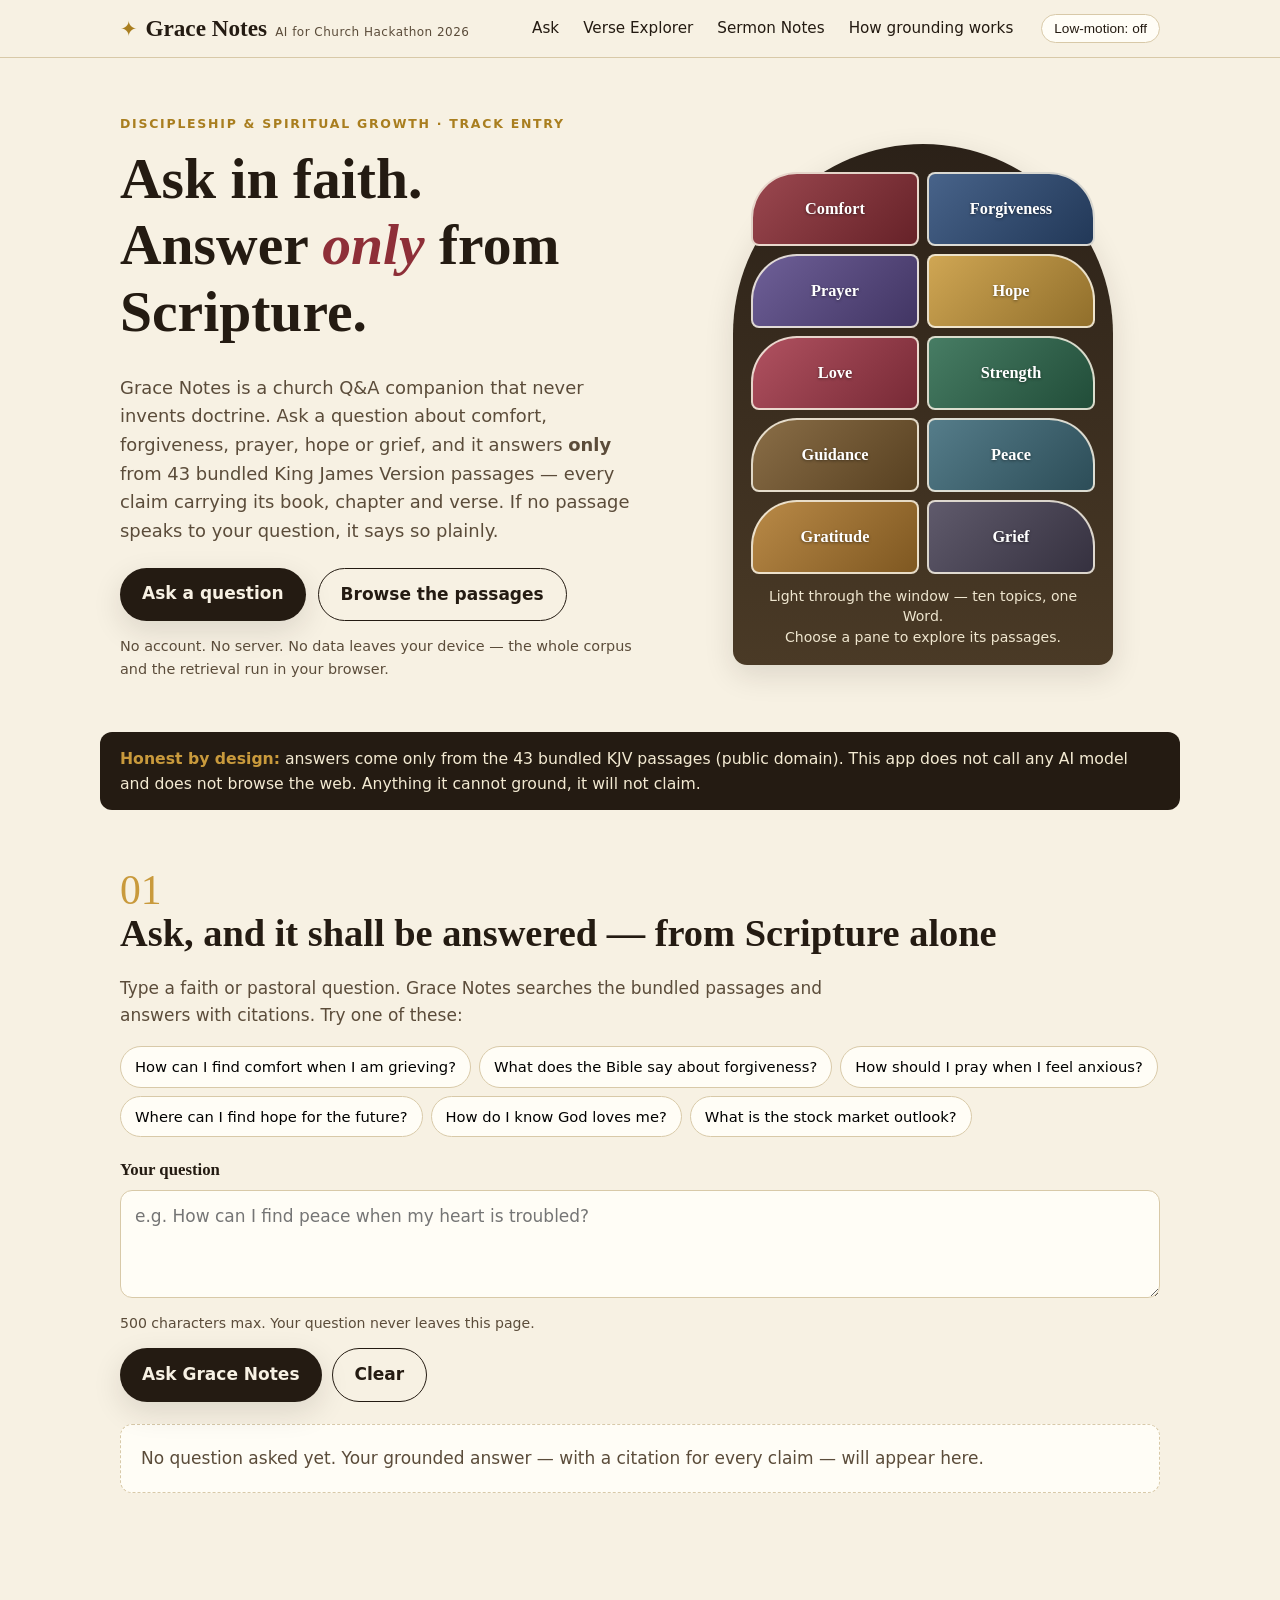
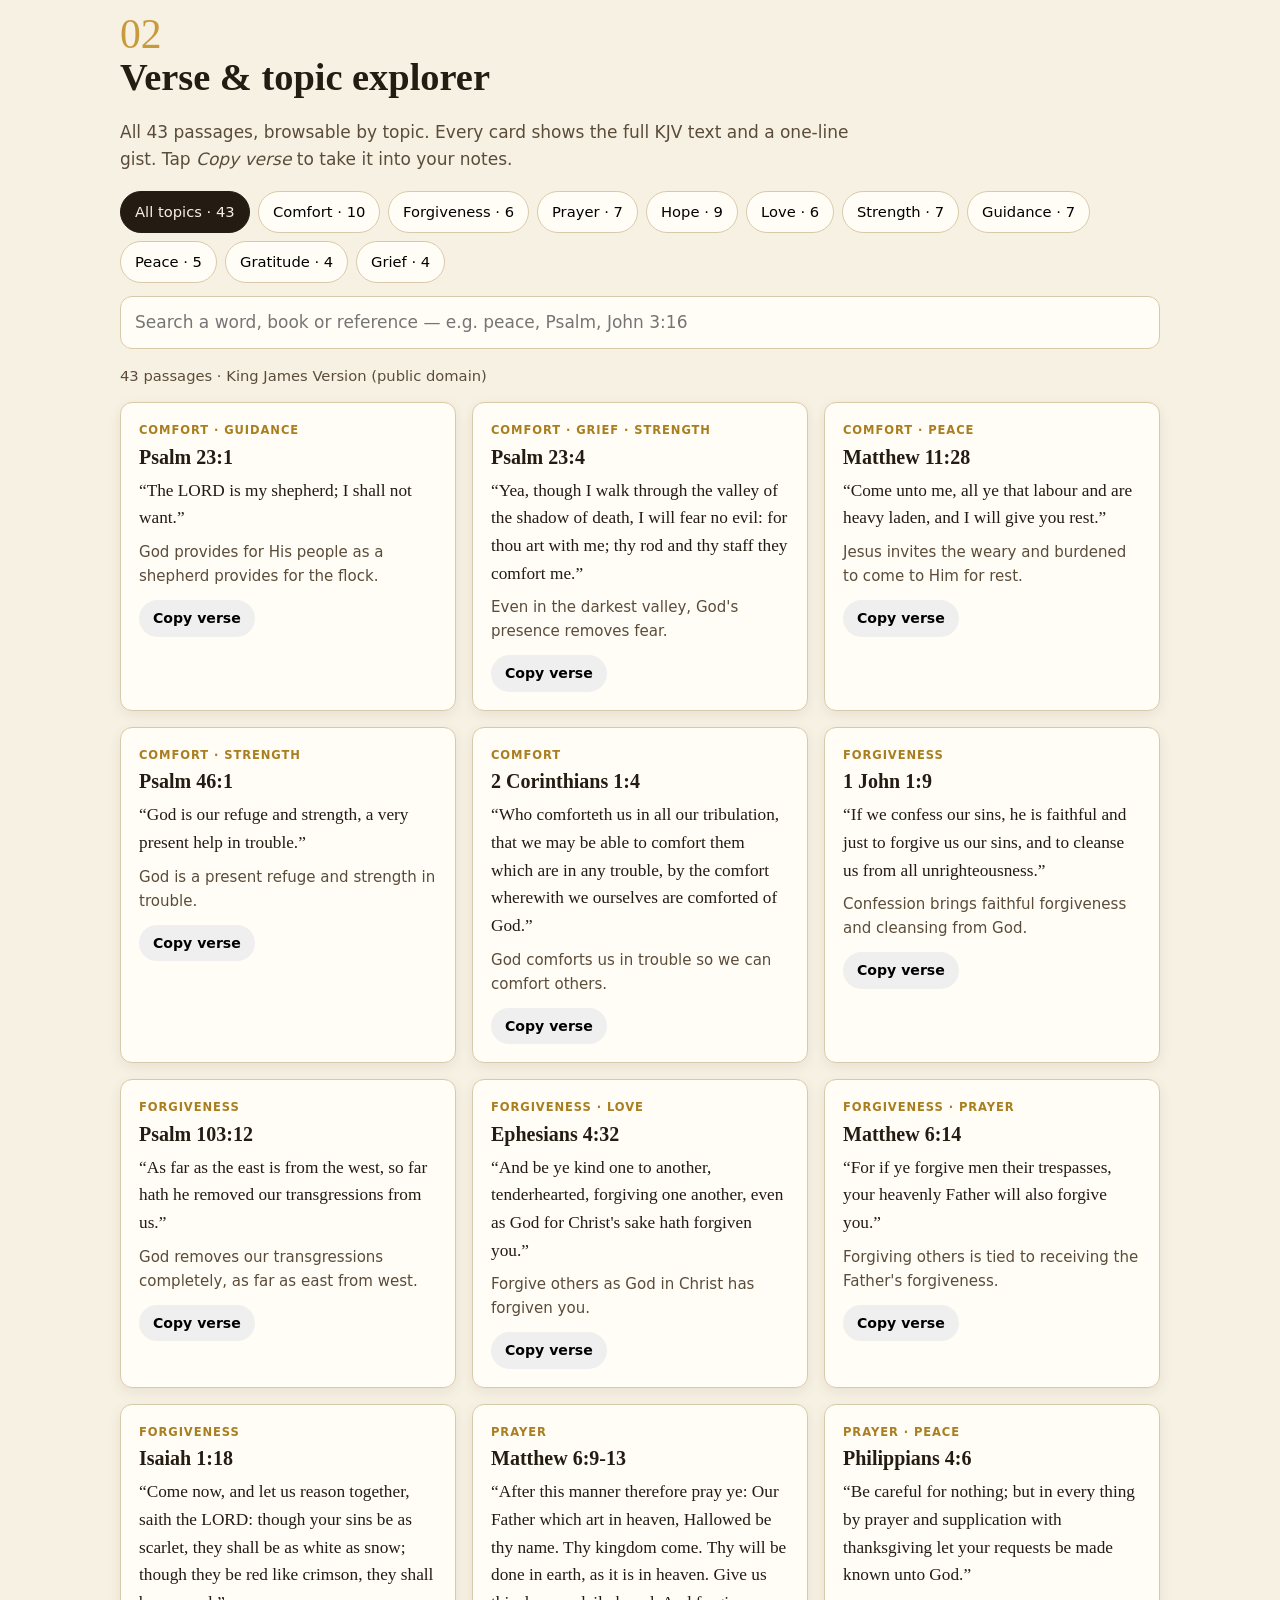
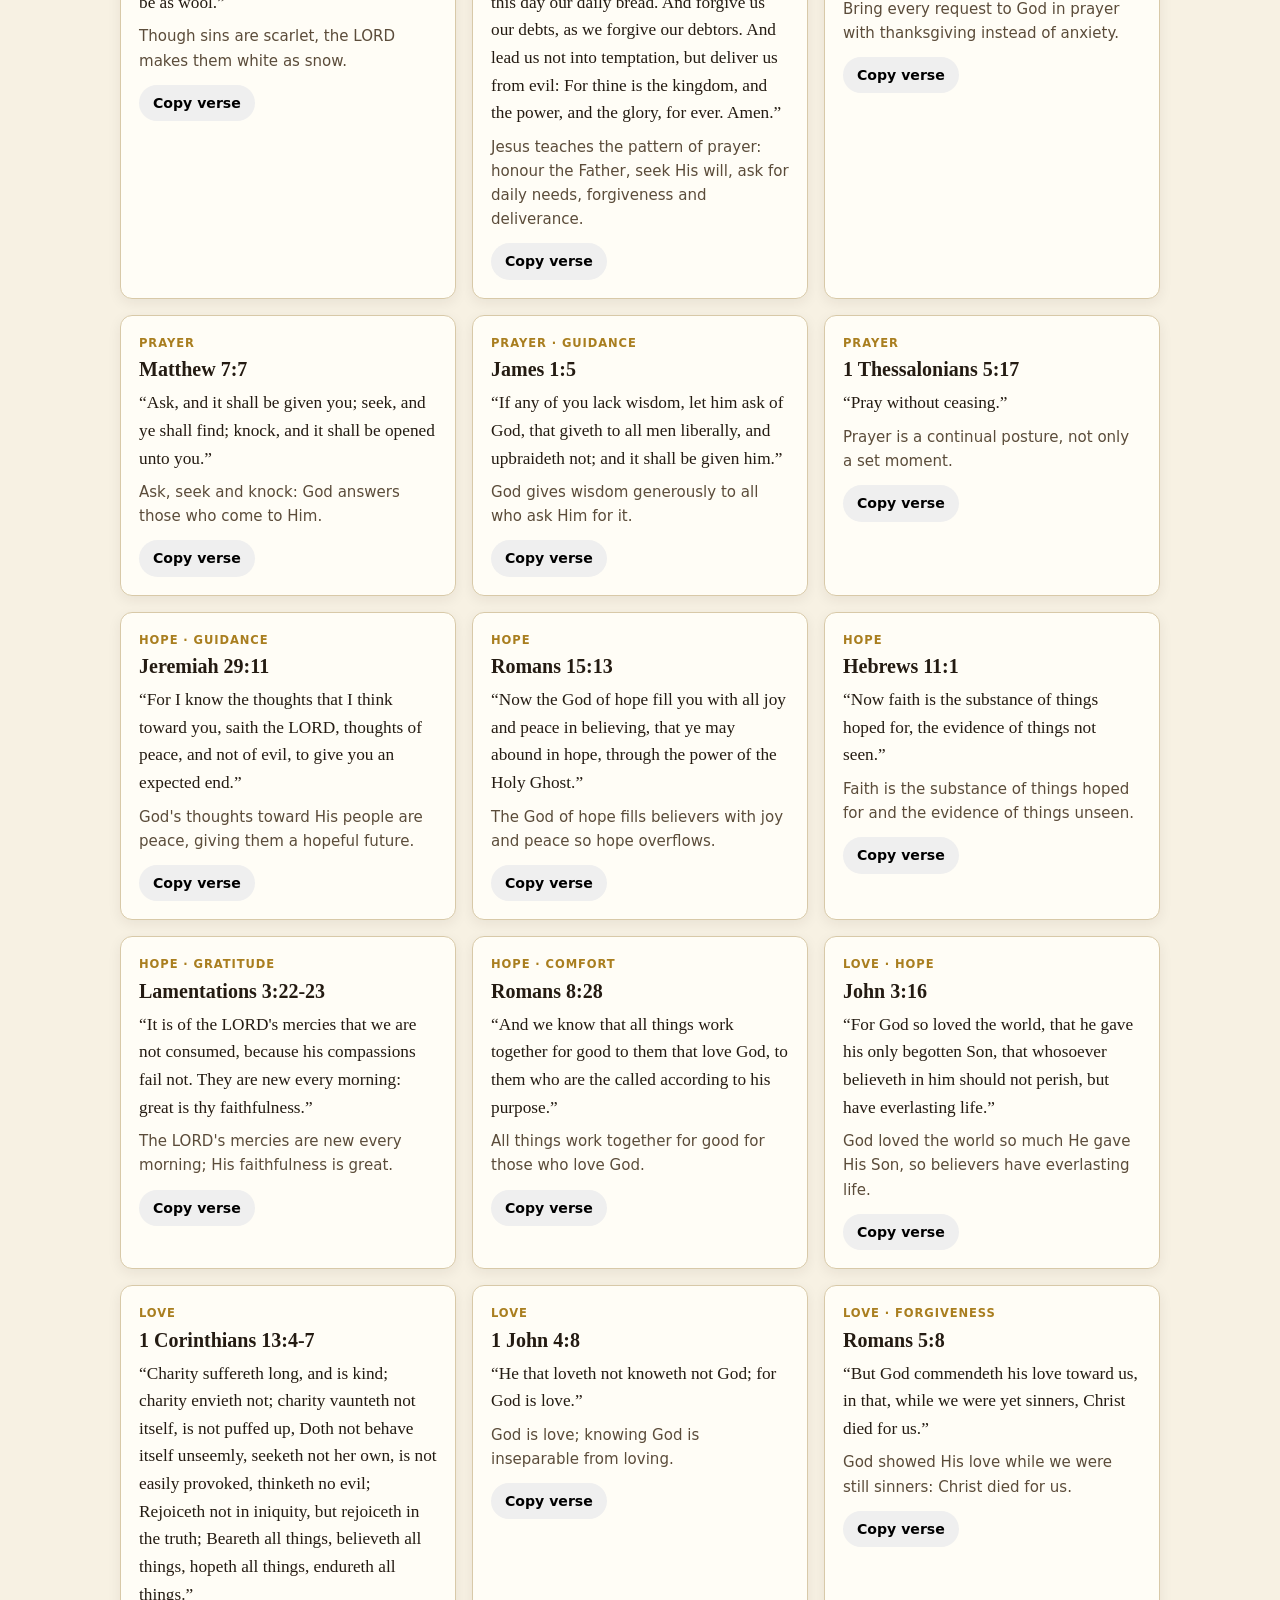
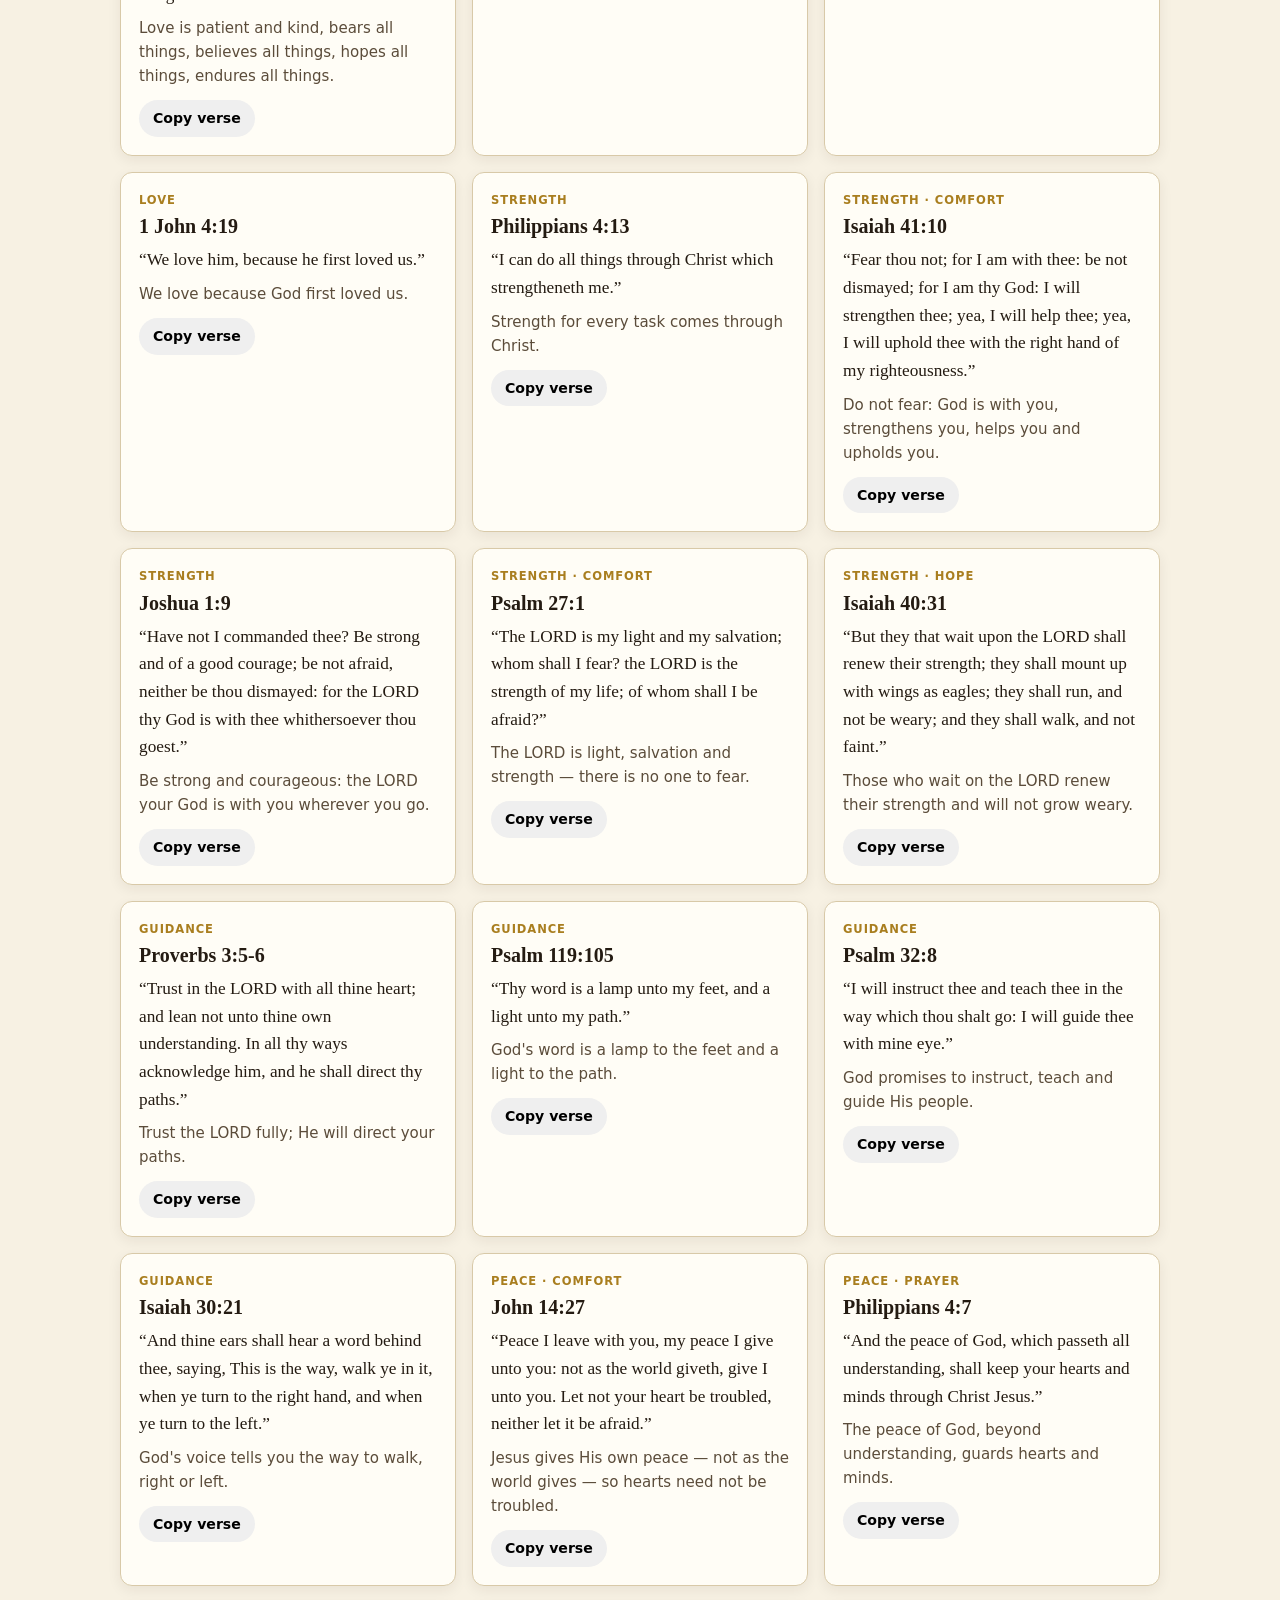
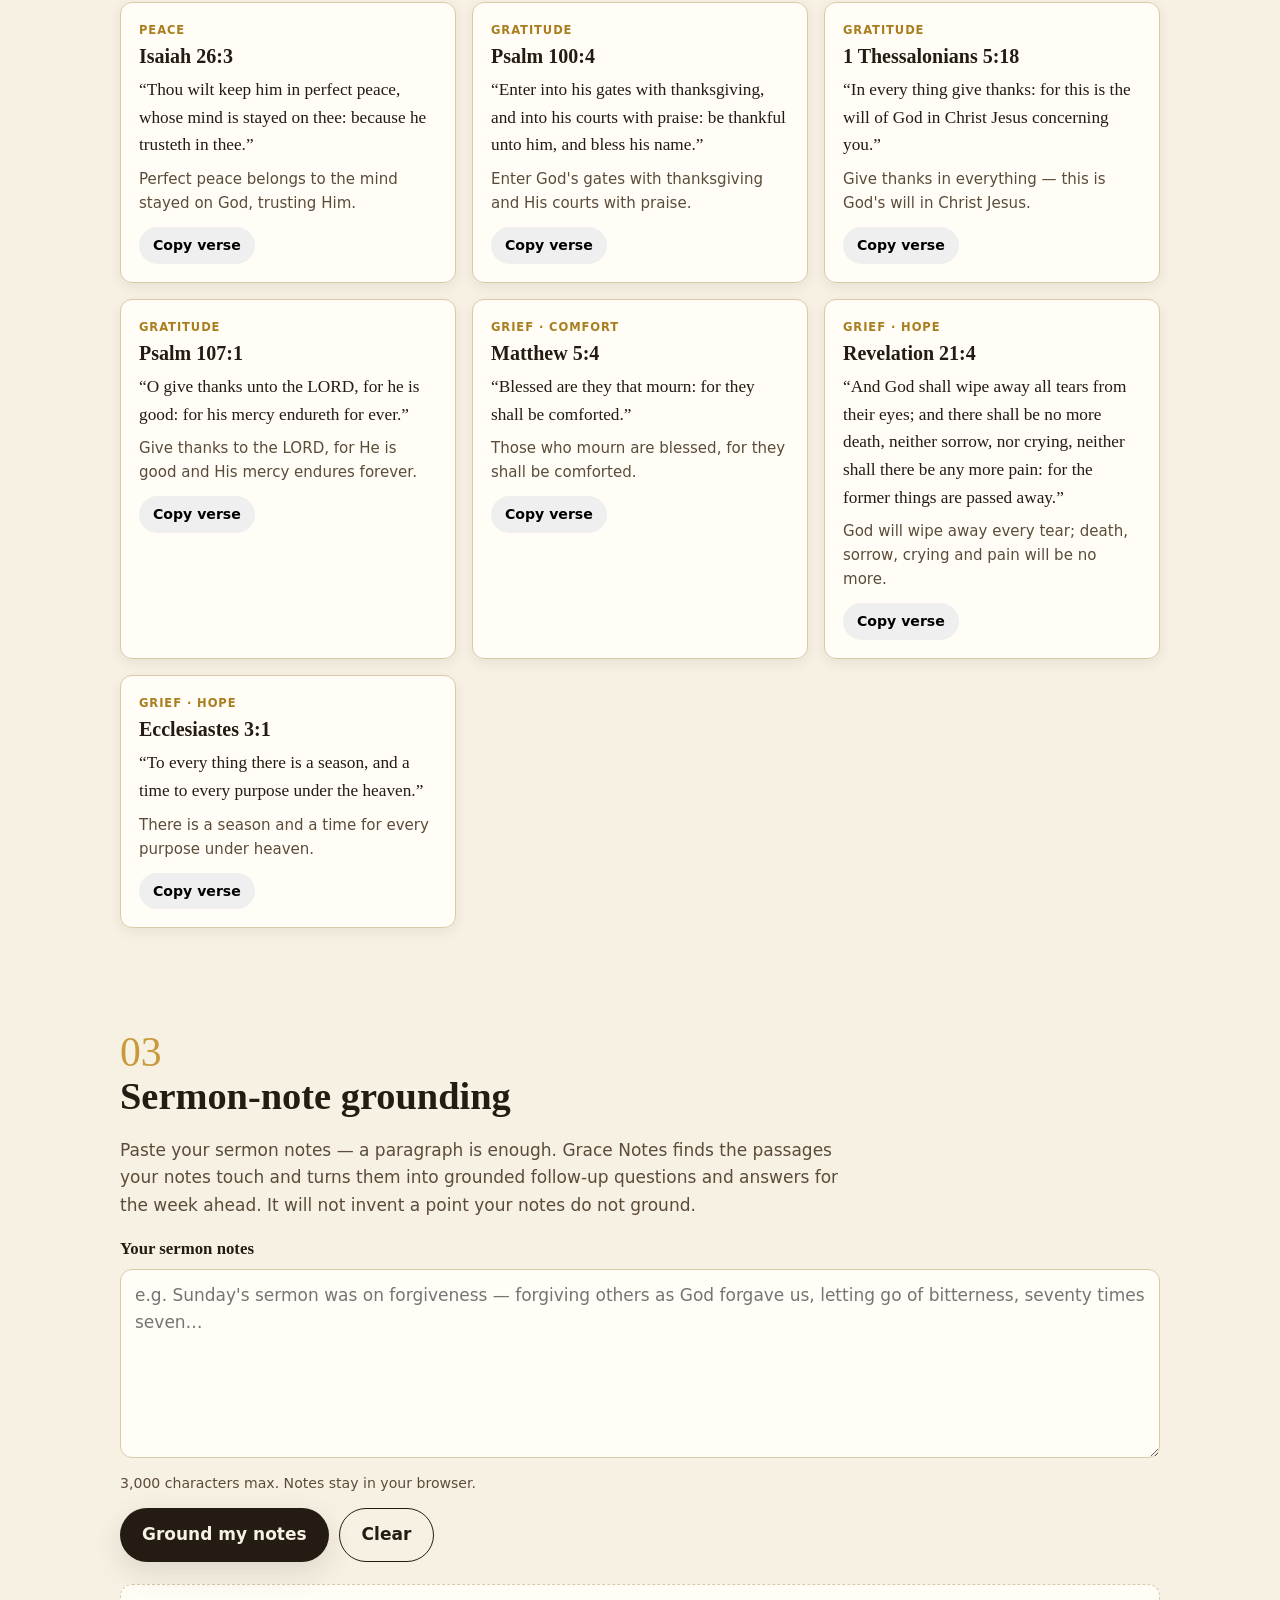
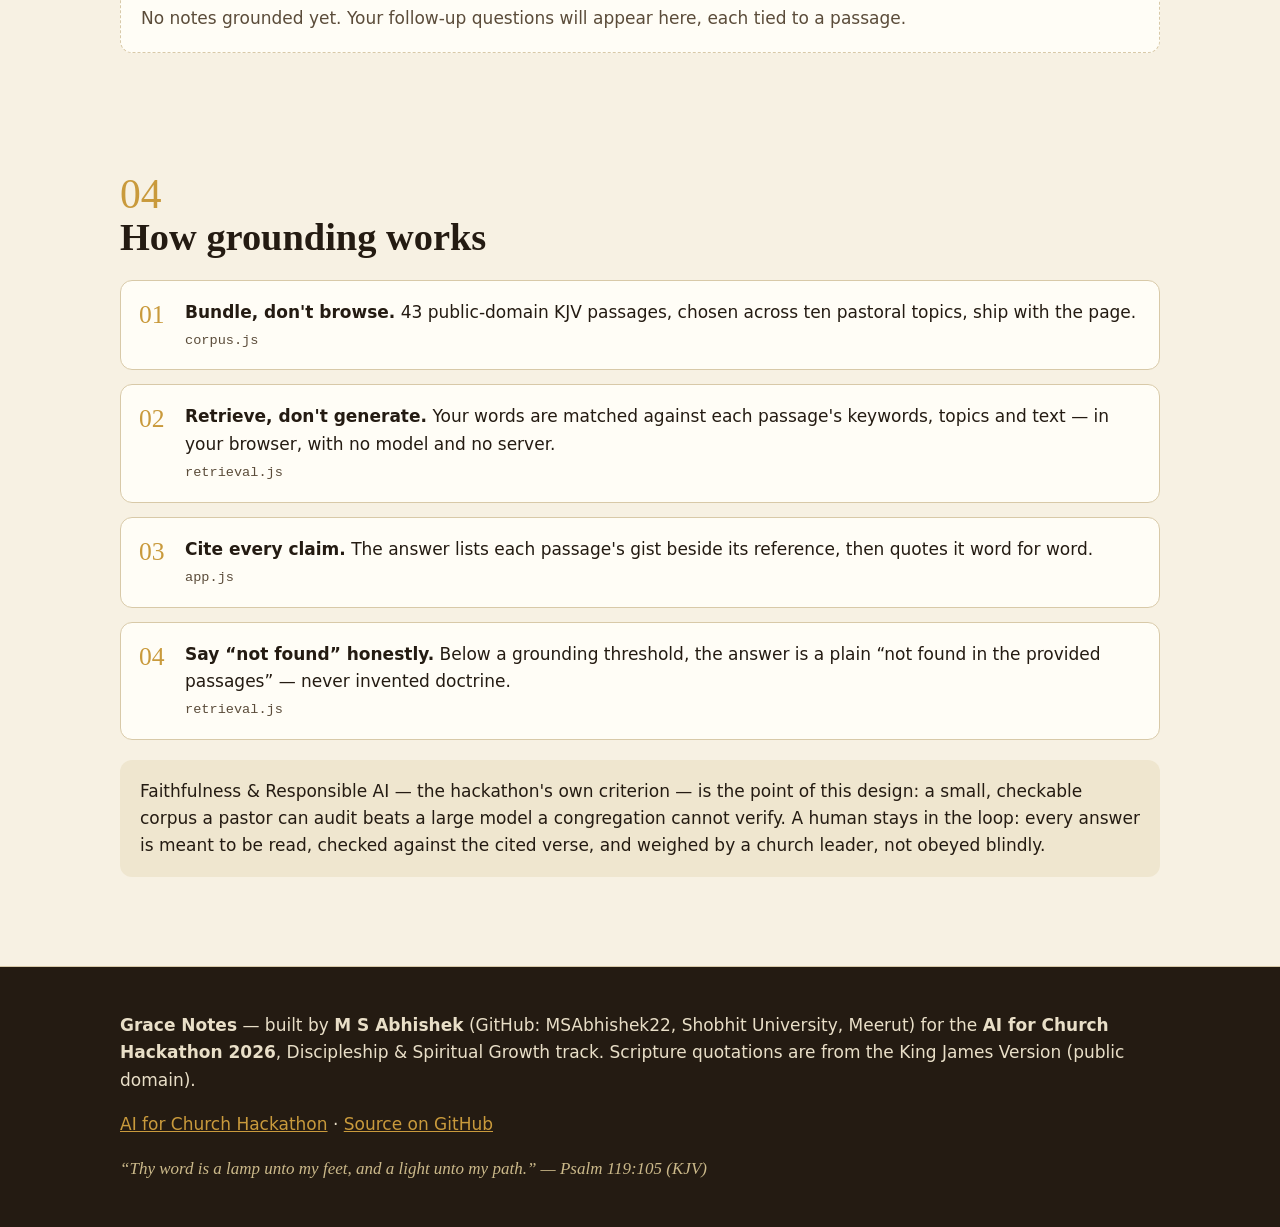
<file: index.html>
<!DOCTYPE html>
<html lang="en">
<head>
<meta charset="utf-8">
<meta name="viewport" content="width=device-width, initial-scale=1">
<title>Grace Notes — Ask in faith. Answer only from Scripture.</title>
<meta name="description" content="A grounded church Q&A app for the AI for Church Hackathon 2026. Ask a faith or pastoral question and get an answer drawn only from 43 bundled King James Version passages, with a citation for every claim.">
<link rel="stylesheet" href="styles.css">
</head>
<body>
<a class="skip-link" href="#ask">Skip to the question box</a>

<header class="site-header">
  <div class="wrap header-inner">
    <a class="brand" href="#top" aria-label="Grace Notes — home">
      <span class="brand-mark" aria-hidden="true">✦</span>
      <span class="brand-name">Grace Notes</span>
      <span class="brand-sub">AI for Church Hackathon 2026</span>
    </a>
    <nav class="main-nav" aria-label="Main navigation">
      <a href="#ask">Ask</a>
      <a href="#explorer">Verse Explorer</a>
      <a href="#sermon">Sermon Notes</a>
      <a href="#how">How grounding works</a>
    </nav>
    <button id="motion-toggle" class="motion-toggle" type="button" aria-pressed="false" title="Reduce motion">Low-motion: off</button>
  </div>
</header>

<main id="top">
  <!-- HERO -->
  <section class="hero wrap" aria-labelledby="hero-title">
    <div class="hero-copy">
      <p class="eyebrow">Discipleship &amp; Spiritual Growth · Track entry</p>
      <h1 id="hero-title"><span class="kinetic"><span>A</span><span>s</span><span>k</span></span> in faith.<br>
      Answer <em>only</em> from Scripture.</h1>
      <p class="lede">Grace Notes is a church Q&amp;A companion that never invents doctrine.
      Ask a question about comfort, forgiveness, prayer, hope or grief, and it answers
      <strong>only</strong> from 43 bundled King James Version passages — every claim
      carrying its book, chapter and verse. If no passage speaks to your question,
      it says so plainly.</p>
      <div class="hero-actions">
        <a class="btn btn-primary" href="#ask">Ask a question</a>
        <a class="btn btn-ghost" href="#explorer">Browse the passages</a>
      </div>
      <p class="hero-note">No account. No server. No data leaves your device — the whole
      corpus and the retrieval run in your browser.</p>
    </div>

    <div class="hero-glass" aria-label="Stained-glass window. Choose a pane to explore a topic.">
      <div class="glass-frame" id="glass-frame">
        <div class="glass-arch" aria-hidden="true"></div>
        <div class="glass-grid" id="glass-grid"><!-- panes injected by app.js --></div>
        <p class="glass-caption">Light through the window — <span id="glass-caption-topic">ten topics, one Word</span>.
        <br>Choose a pane to explore its passages.</p>
      </div>
    </div>
  </section>

  <div class="honesty-bar wrap" role="note">
    <strong>Honest by design:</strong> answers come only from the 43 bundled KJV passages
    (public domain). This app does not call any AI model and does not browse the web.
    Anything it cannot ground, it will not claim.
  </div>

  <!-- ASK -->
  <section id="ask" class="section wrap" aria-labelledby="ask-title">
    <p class="section-no">01</p>
    <h2 id="ask-title">Ask, and it shall be answered — from Scripture alone</h2>
    <p class="section-lede">Type a faith or pastoral question. Grace Notes searches the bundled
    passages and answers with citations. Try one of these:</p>
    <div class="sample-chips" id="sample-chips" aria-label="Sample questions">
      <button type="button" data-q="How can I find comfort when I am grieving?">How can I find comfort when I am grieving?</button>
      <button type="button" data-q="What does the Bible say about forgiveness?">What does the Bible say about forgiveness?</button>
      <button type="button" data-q="How should I pray when I feel anxious?">How should I pray when I feel anxious?</button>
      <button type="button" data-q="Where can I find hope for the future?">Where can I find hope for the future?</button>
      <button type="button" data-q="How do I know God loves me?">How do I know God loves me?</button>
      <button type="button" data-q="What is the stock market outlook for next week?">What is the stock market outlook?</button>
    </div>
    <form id="ask-form" class="ask-form">
      <label for="question-input">Your question</label>
      <textarea id="question-input" rows="3" maxlength="500" placeholder="e.g. How can I find peace when my heart is troubled?" aria-describedby="ask-hint"></textarea>
      <p id="ask-hint" class="hint">500 characters max. Your question never leaves this page.</p>
      <div class="ask-actions">
        <button type="submit" class="btn btn-primary" id="ask-submit">Ask Grace Notes</button>
        <button type="button" class="btn btn-ghost" id="ask-clear">Clear</button>
      </div>
    </form>
    <div id="answer-region" class="answer-region" aria-live="polite">
      <p class="empty-state">No question asked yet. Your grounded answer — with a citation for every claim — will appear here.</p>
    </div>
  </section>

  <!-- EXPLORER -->
  <section id="explorer" class="section wrap" aria-labelledby="explorer-title">
    <p class="section-no">02</p>
    <h2 id="explorer-title">Verse &amp; topic explorer</h2>
    <p class="section-lede">All 43 passages, browsable by topic. Every card shows the full KJV text
    and a one-line gist. Tap <em>Copy verse</em> to take it into your notes.</p>
    <div class="explorer-controls">
      <div class="topic-chips" id="topic-chips" role="group" aria-label="Filter by topic"><!-- injected --></div>
      <label class="explorer-search">
        <span class="visually-hidden">Search passages</span>
        <input type="search" id="explorer-search" placeholder="Search a word, book or reference — e.g. peace, Psalm, John 3:16" aria-label="Search passages">
      </label>
    </div>
    <p class="result-count" id="result-count" aria-live="polite"></p>
    <div class="passage-grid" id="passage-grid"><!-- injected --></div>
  </section>

  <!-- SERMON NOTES -->
  <section id="sermon" class="section wrap" aria-labelledby="sermon-title">
    <p class="section-no">03</p>
    <h2 id="sermon-title">Sermon-note grounding</h2>
    <p class="section-lede">Paste your sermon notes — a paragraph is enough. Grace Notes finds the
    passages your notes touch and turns them into grounded follow-up questions
    and answers for the week ahead. It will not invent a point your notes do not ground.</p>
    <form id="sermon-form" class="sermon-form">
      <label for="sermon-input">Your sermon notes</label>
      <textarea id="sermon-input" rows="6" maxlength="3000" placeholder="e.g. Sunday's sermon was on forgiveness — forgiving others as God forgave us, letting go of bitterness, seventy times seven…"></textarea>
      <p class="hint">3,000 characters max. Notes stay in your browser.</p>
      <div class="ask-actions">
        <button type="submit" class="btn btn-primary" id="sermon-submit">Ground my notes</button>
        <button type="button" class="btn btn-ghost" id="sermon-clear">Clear</button>
      </div>
    </form>
    <div id="sermon-results" class="sermon-results" aria-live="polite">
      <p class="empty-state">No notes grounded yet. Your follow-up questions will appear here, each tied to a passage.</p>
    </div>
  </section>

  <!-- HOW -->
  <section id="how" class="section wrap" aria-labelledby="how-title">
    <p class="section-no">04</p>
    <h2 id="how-title">How grounding works</h2>
    <ol class="how-steps">
      <li><strong>Bundle, don't browse.</strong> 43 public-domain KJV passages, chosen across ten pastoral topics, ship with the page. <span>corpus.js</span></li>
      <li><strong>Retrieve, don't generate.</strong> Your words are matched against each passage's keywords, topics and text — in your browser, with no model and no server. <span>retrieval.js</span></li>
      <li><strong>Cite every claim.</strong> The answer lists each passage's gist beside its reference, then quotes it word for word. <span>app.js</span></li>
      <li><strong>Say “not found” honestly.</strong> Below a grounding threshold, the answer is a plain “not found in the provided passages” — never invented doctrine. <span>retrieval.js</span></li>
    </ol>
    <p class="how-note">Faithfulness &amp; Responsible AI — the hackathon's own criterion — is the point of this
    design: a small, checkable corpus a pastor can audit beats a large model a congregation cannot verify.
    A human stays in the loop: every answer is meant to be read, checked against the cited verse, and
    weighed by a church leader, not obeyed blindly.</p>
  </section>
</main>

<footer class="site-footer">
  <div class="wrap footer-inner">
    <p><strong>Grace Notes</strong> — built by <strong>M S Abhishek</strong> (GitHub: MSAbhishek22, Shobhit University, Meerut)
    for the <strong>AI for Church Hackathon 2026</strong>, Discipleship &amp; Spiritual Growth track.
    Scripture quotations are from the King James Version (public domain).</p>
    <p class="footer-links">
      <a href="https://aiforchurch.com/hackathon" target="_blank" rel="noopener">AI for Church Hackathon</a> ·
      <a href="https://github.com/MSAbhishek22/grace-notes" target="_blank" rel="noopener">Source on GitHub</a>
    </p>
    <p class="footer-verse">“Thy word is a lamp unto my feet, and a light unto my path.” — Psalm 119:105 (KJV)</p>
  </div>
</footer>

<script src="corpus.js"></script>
<script src="retrieval.js"></script>
<script src="app.js"></script>
</body>
</html>
</file>
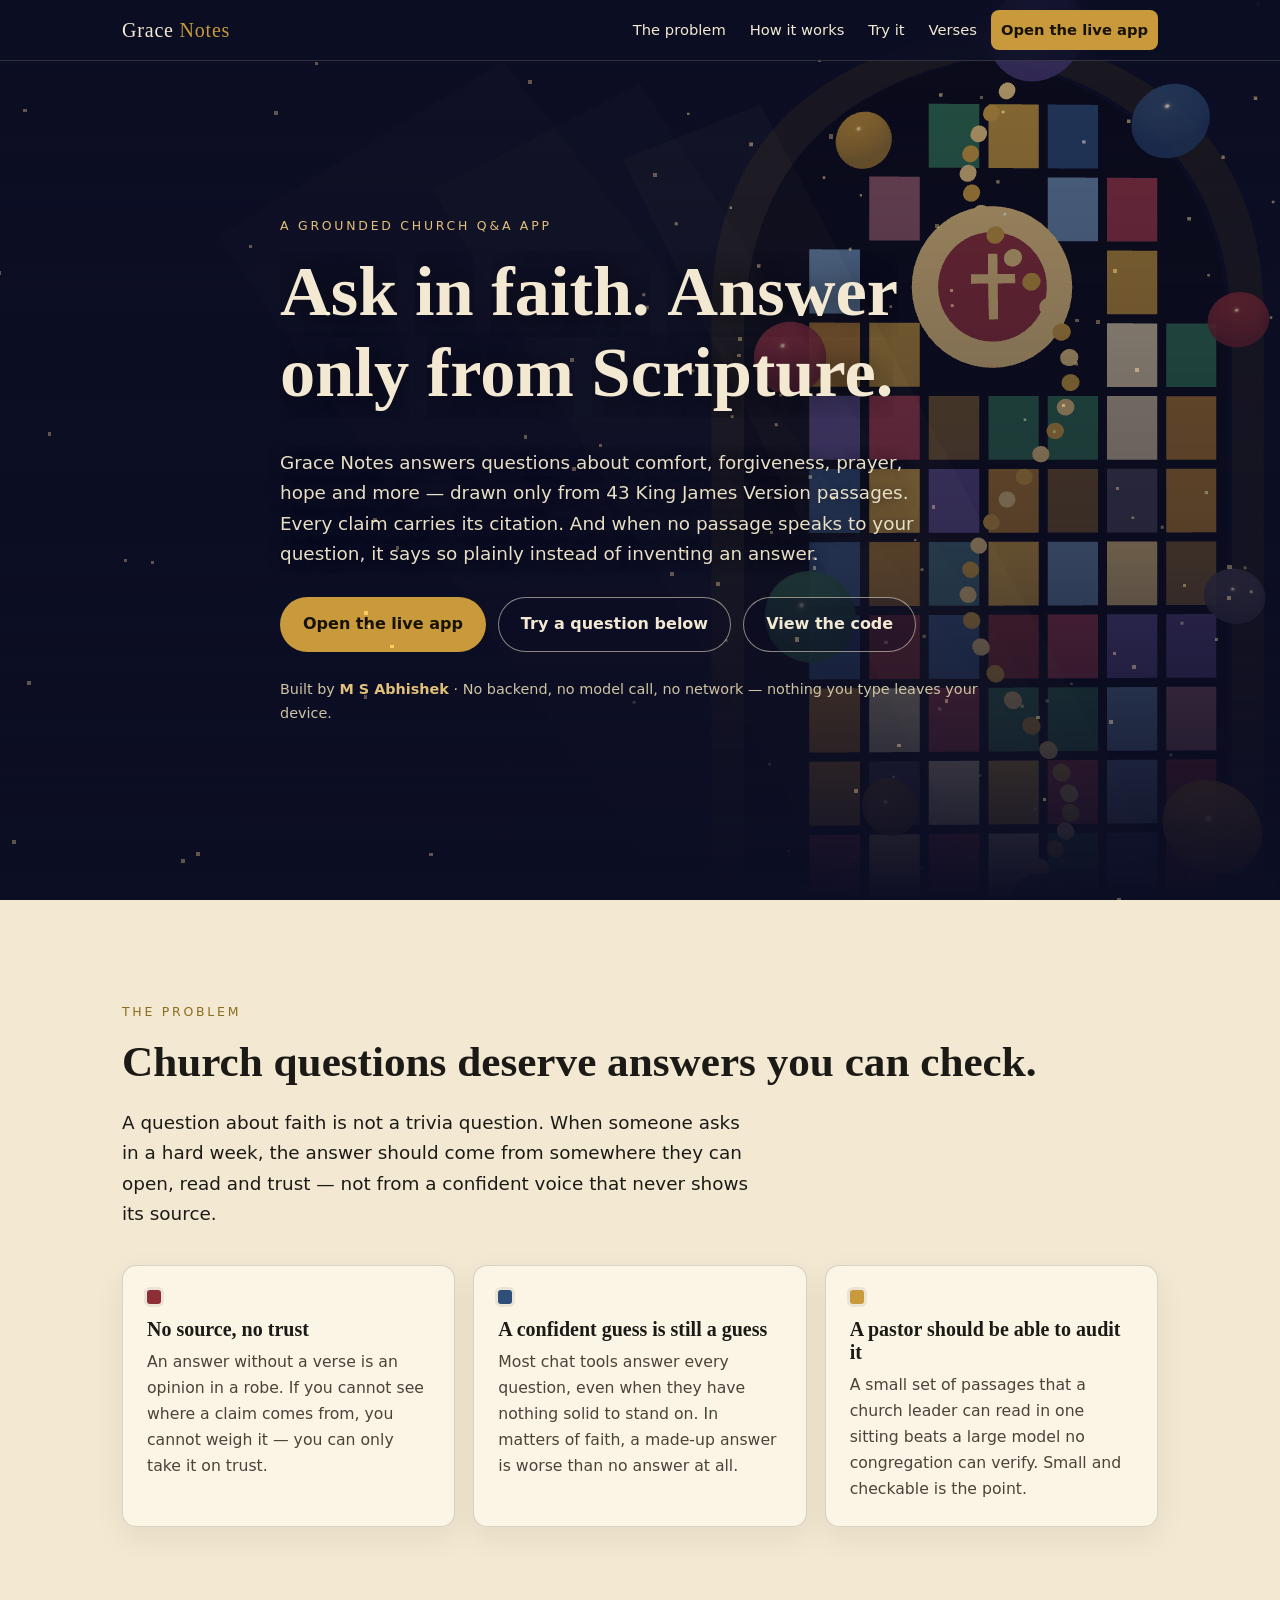
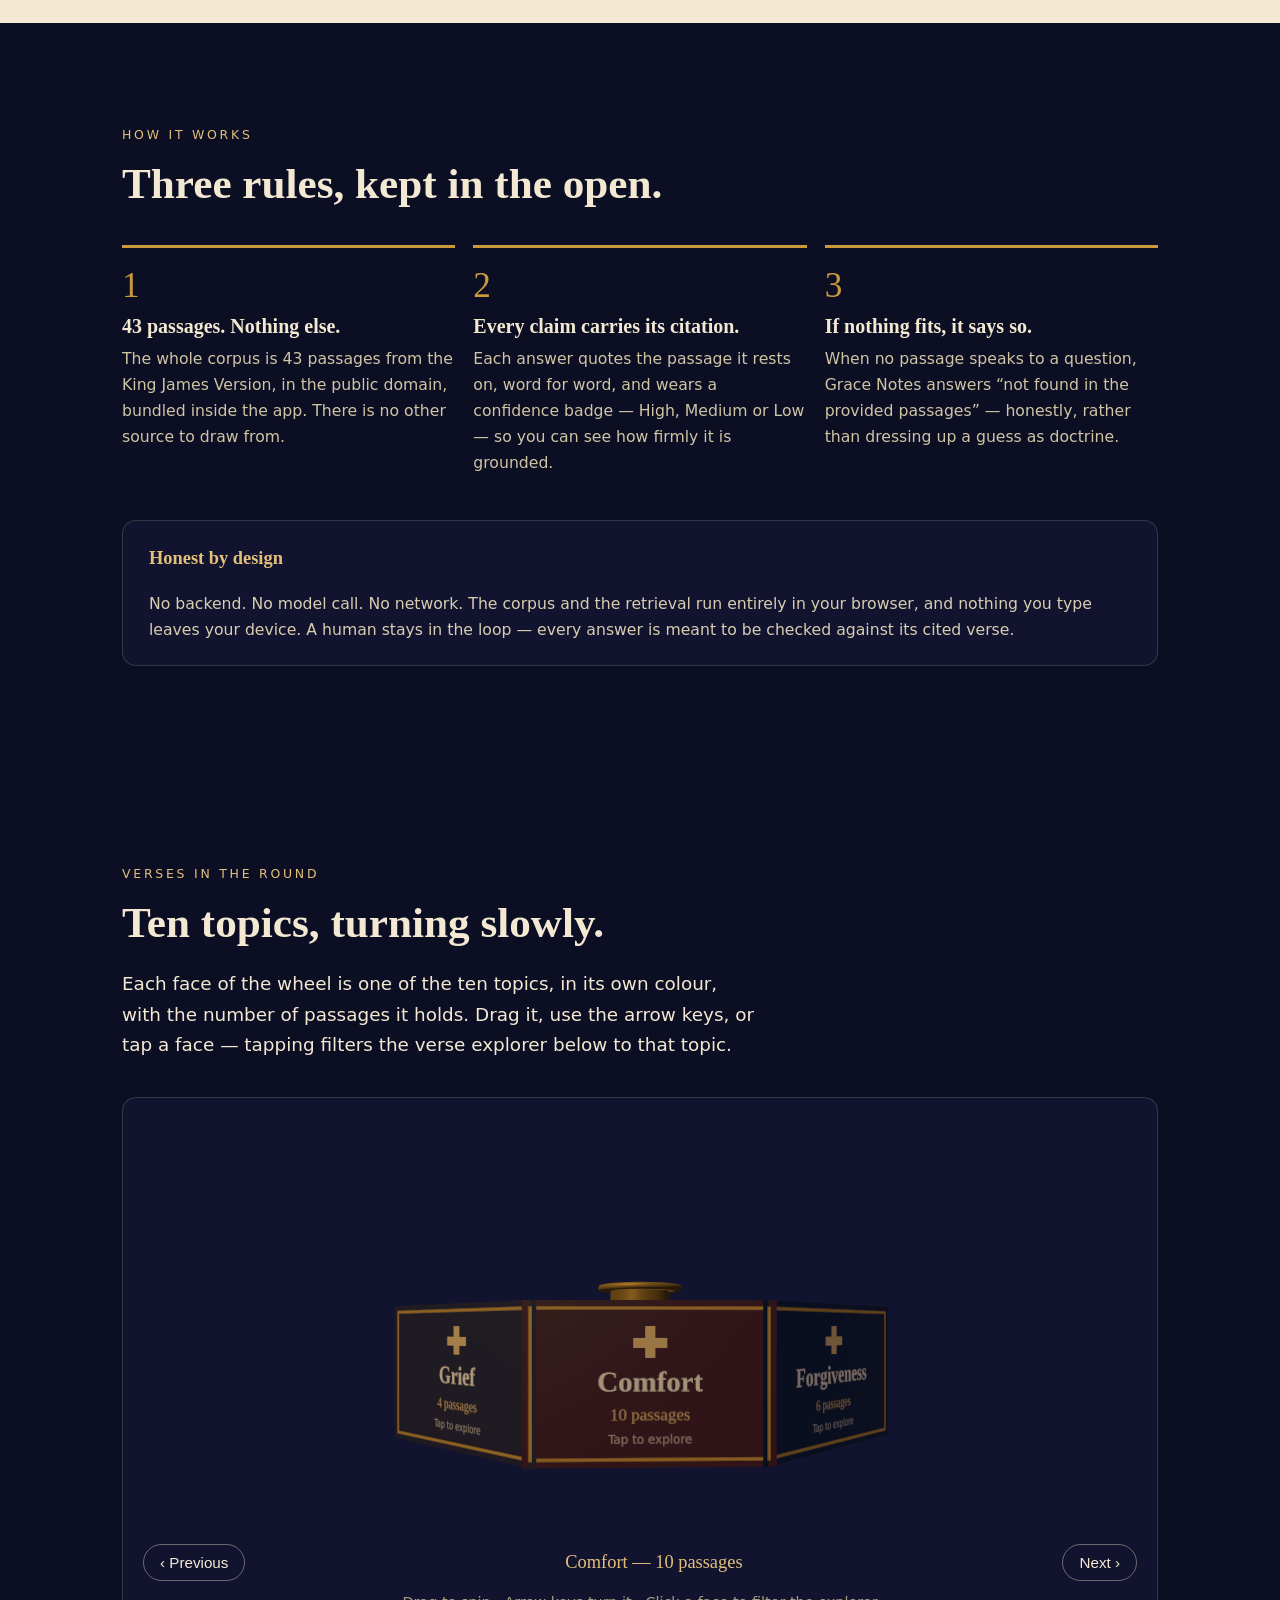
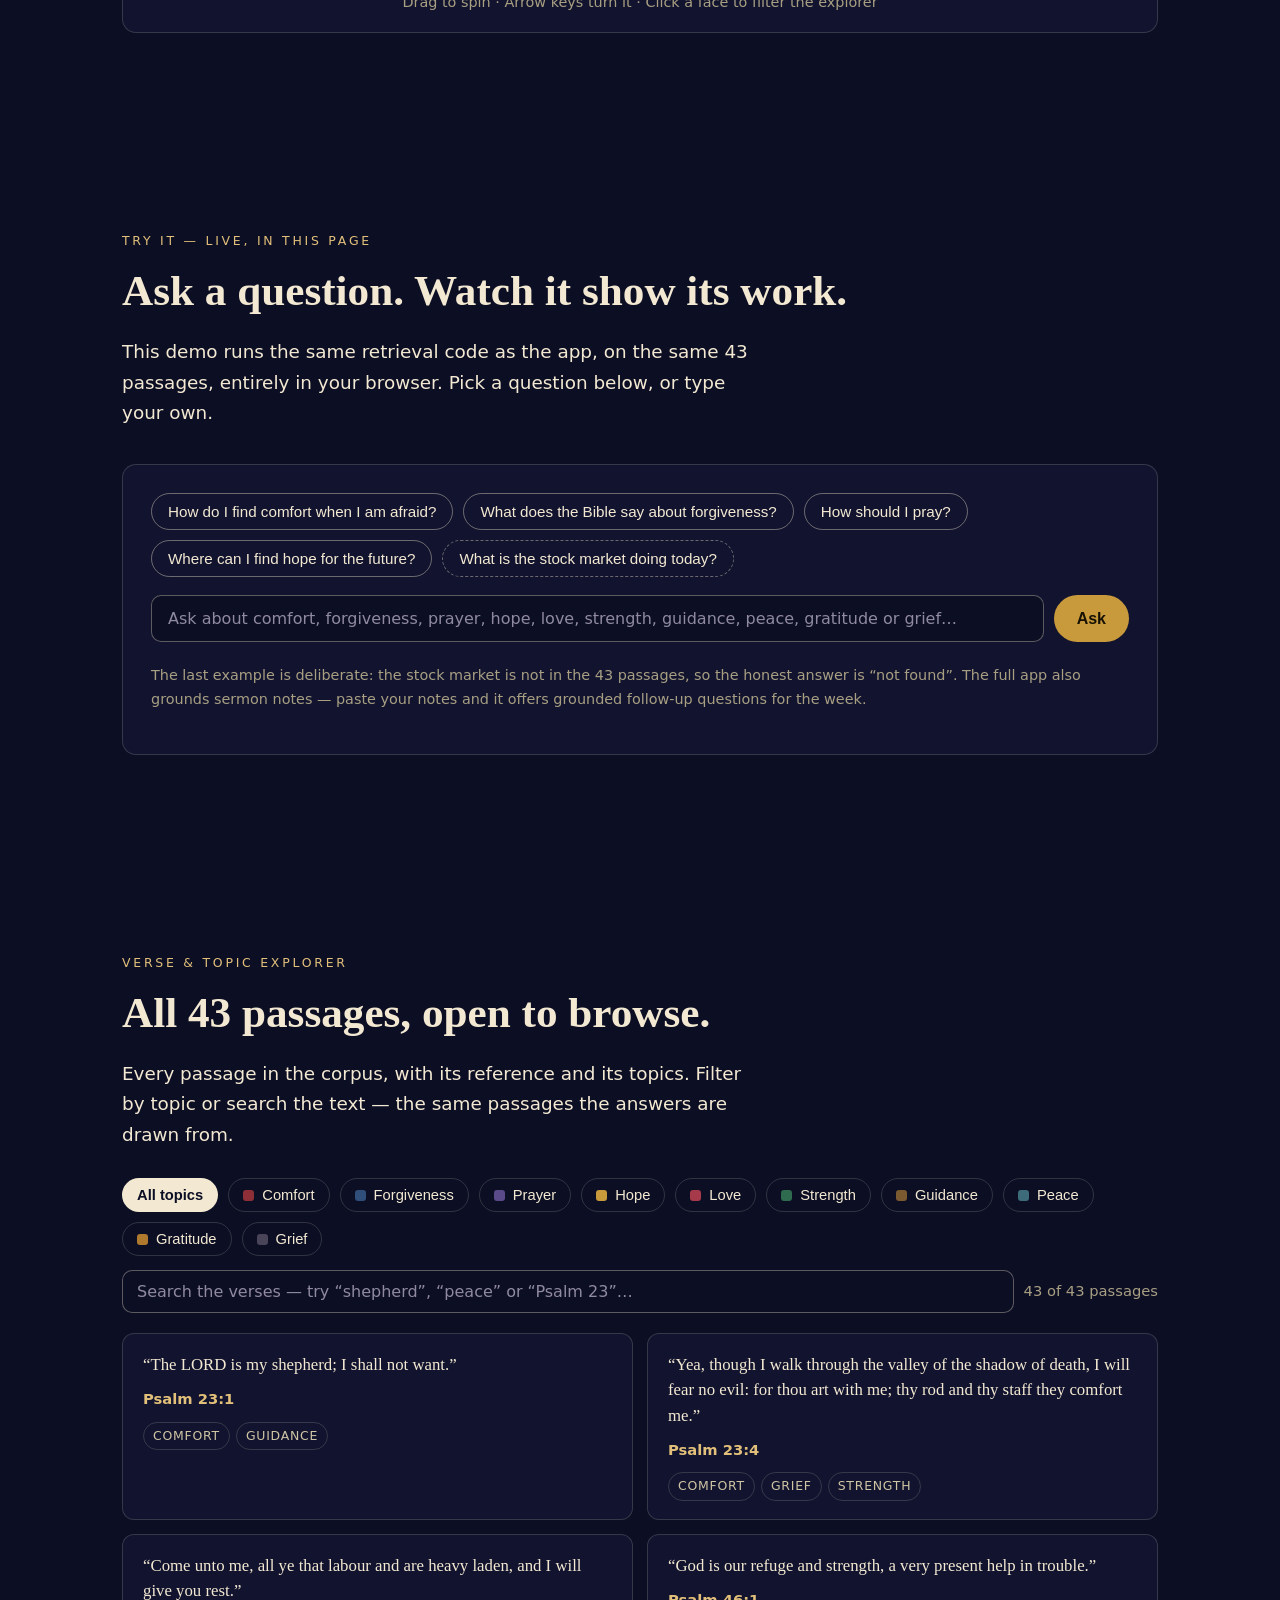
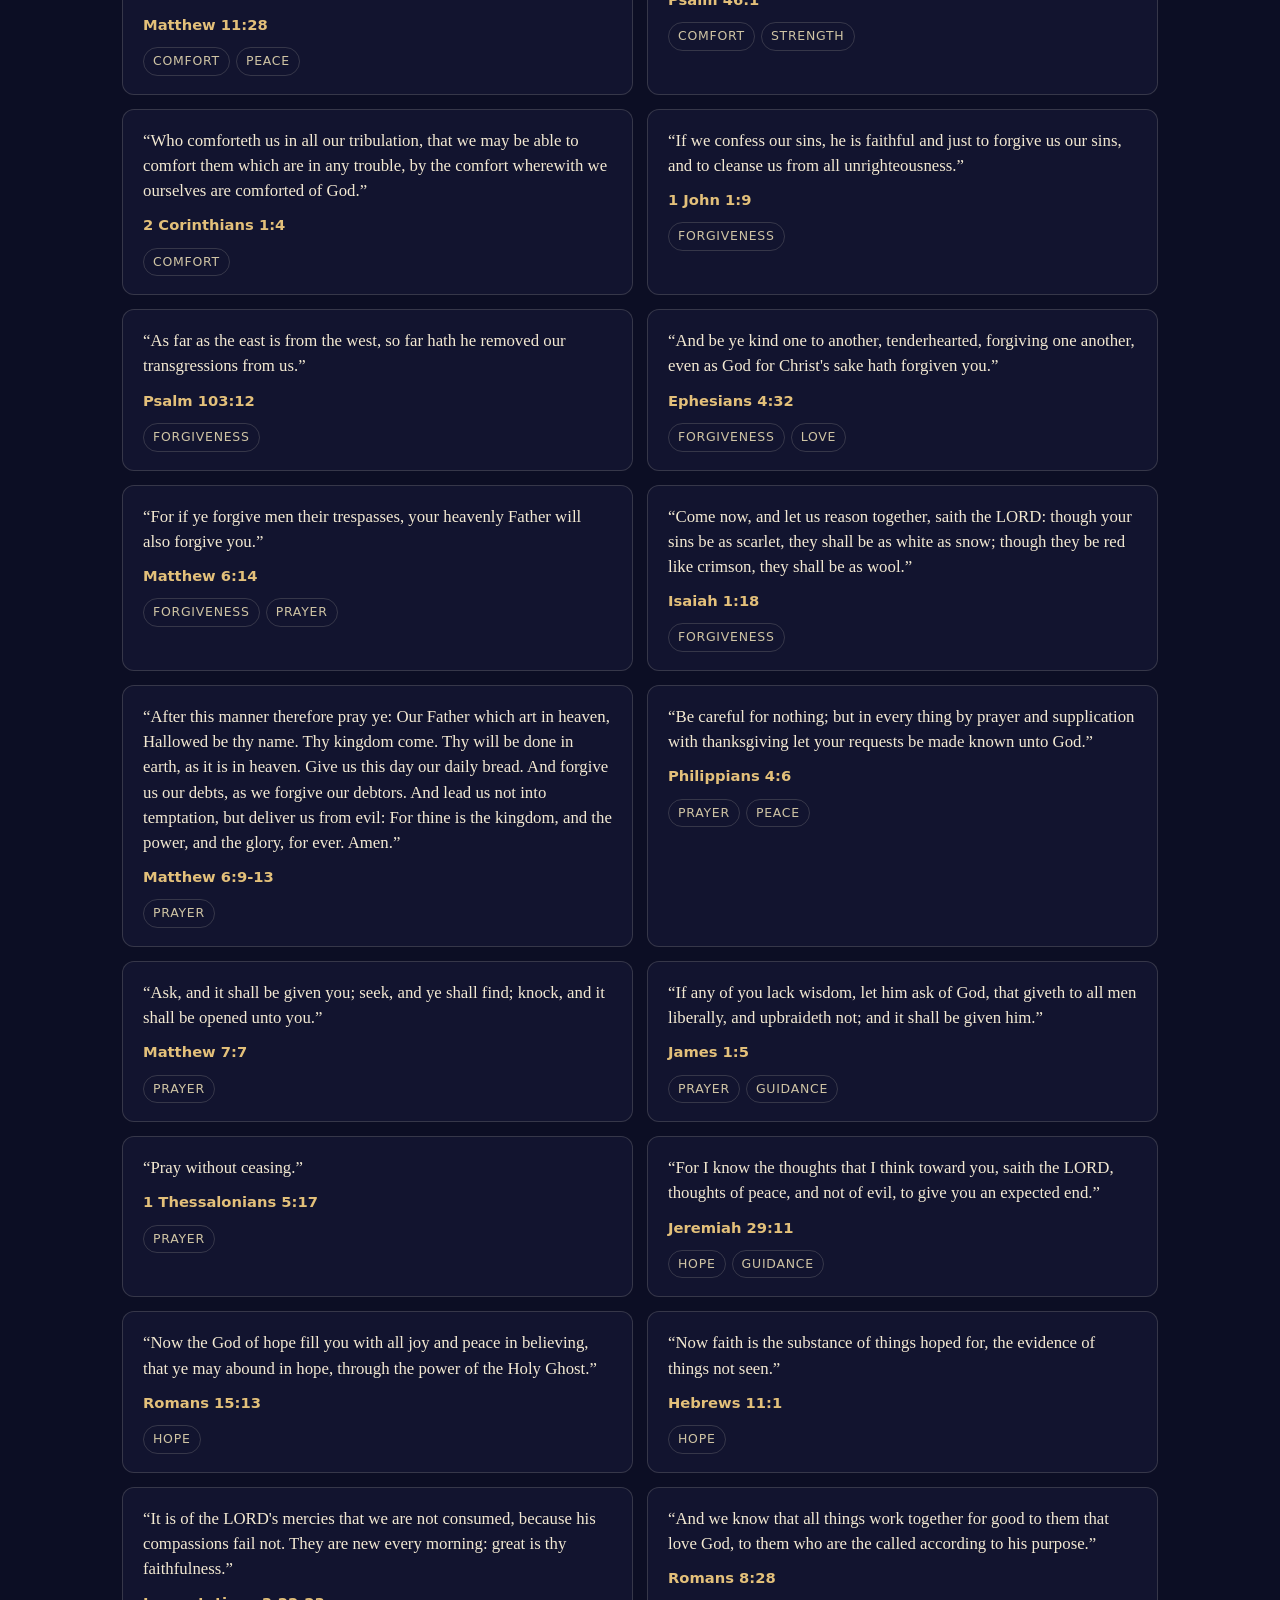
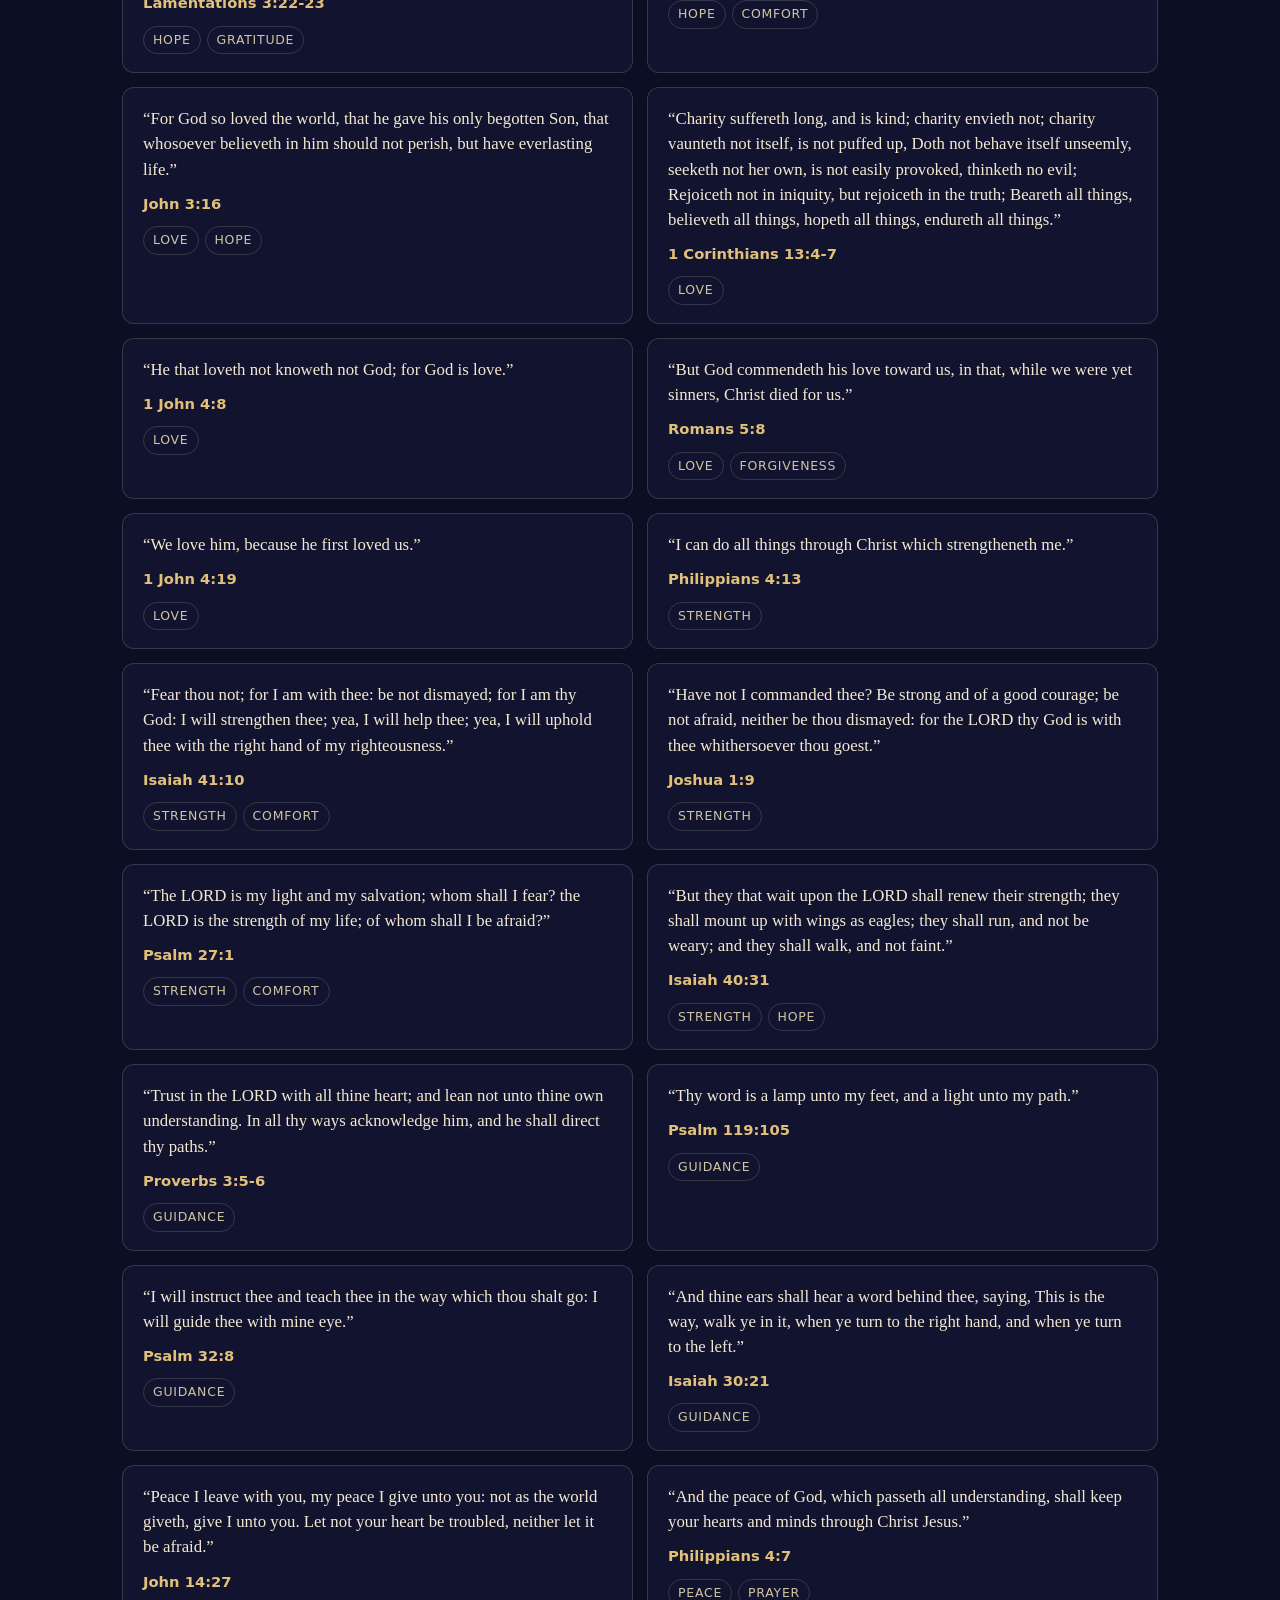
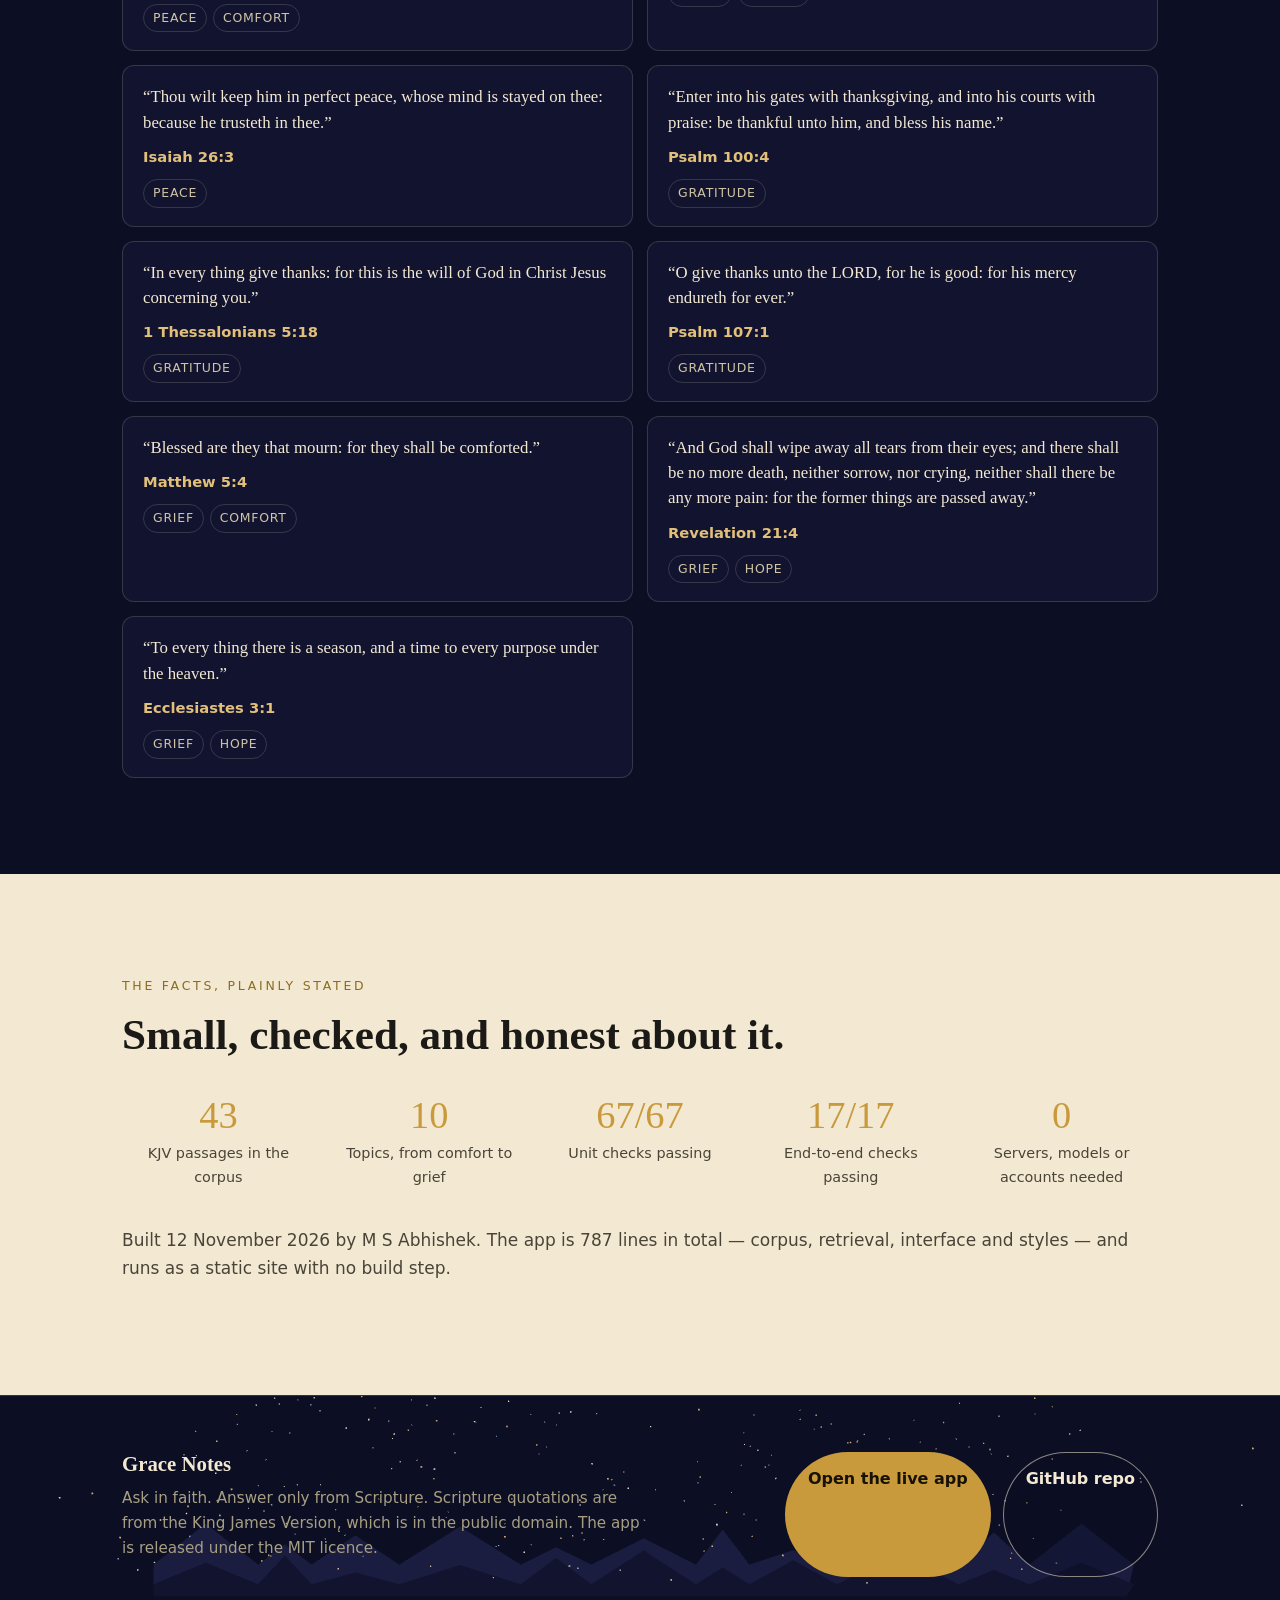
<file: docs/index.html>
<!DOCTYPE html>
<html lang="en-GB">
<head>
<meta charset="utf-8">
<meta name="viewport" content="width=device-width, initial-scale=1">
<title>Grace Notes — Ask in faith. Answer only from Scripture.</title>
<meta name="description" content="Grace Notes is a small church Q&A app. Every answer comes from 43 King James Version passages, each claim with its citation. If no passage speaks to your question, it says so plainly.">
<link rel="icon" href="data:image/svg+xml,%3Csvg xmlns='http://www.w3.org/2000/svg' viewBox='0 0 32 32'%3E%3Crect width='32' height='32' rx='6' fill='%230c0e24'/%3E%3Cpath d='M16 4 L24 12 L24 26 L8 26 L8 12 Z' fill='%23c99a3c'/%3E%3Crect x='14' y='12' width='4' height='12' fill='%230c0e24'/%3E%3Crect x='10' y='17' width='12' height='3' fill='%230c0e24'/%3E%3C/svg%3E">
<link rel="stylesheet" href="css/style.css">
</head>
<body>

<canvas id="page-particles" aria-hidden="true"></canvas>

<header class="site-header">
  <div class="wrap">
    <a class="brand" href="#top">Grace <span>Notes</span></a>
    <nav aria-label="Sections">
      <a href="#problem">The problem</a>
      <a href="#how">How it works</a>
      <a href="#try">Try it</a>
      <a href="#verses">Verses</a>
      <a class="nav-cta" href="https://grace-notes-60qo0zrop-m-s-abhisheks-projects.vercel.app" target="_blank" rel="noopener">Open the live app</a>
    </nav>
  </div>
</header>

<main id="top">

  <!-- HERO -->
  <section class="hero" aria-label="Grace Notes">
    <canvas id="hero-canvas" aria-hidden="true"></canvas>
    <div class="wrap">
      <div class="hero-content">
        <p class="eyebrow">A grounded church Q&amp;A app</p>
        <h1 class="kinetic" id="hero-title">Ask in faith. Answer only from Scripture.</h1>
        <p class="lede">Grace Notes answers questions about comfort, forgiveness, prayer, hope and more — drawn only from 43 King James Version passages. Every claim carries its citation. And when no passage speaks to your question, it says so plainly instead of inventing an answer.</p>
        <div class="hero-actions">
          <a class="btn btn-gold" href="https://grace-notes-60qo0zrop-m-s-abhisheks-projects.vercel.app" target="_blank" rel="noopener">Open the live app</a>
          <a class="btn btn-ghost" href="#try">Try a question below</a>
          <a class="btn btn-ghost" href="https://github.com/MSAbhishek22/grace-notes" target="_blank" rel="noopener">View the code</a>
        </div>
        <p class="hero-note">Built by <strong>M S Abhishek</strong> · No backend, no model call, no network — nothing you type leaves your device.</p>
      </div>
    </div>
  </section>

  <!-- PROBLEM -->
  <section class="section section-light" id="problem">
    <div class="wrap">
      <p class="eyebrow reveal">The problem</p>
      <h2 class="reveal">Church questions deserve answers you can check.</h2>
      <p class="lede reveal" data-delay="1">A question about faith is not a trivia question. When someone asks in a hard week, the answer should come from somewhere they can open, read and trust — not from a confident voice that never shows its source.</p>
      <div class="cards">
        <article class="card reveal">
          <div class="pane-dot" style="background:#8e2f38"></div>
          <h3>No source, no trust</h3>
          <p>An answer without a verse is an opinion in a robe. If you cannot see where a claim comes from, you cannot weigh it — you can only take it on trust.</p>
        </article>
        <article class="card reveal" data-delay="1">
          <div class="pane-dot" style="background:#2f4e7a"></div>
          <h3>A confident guess is still a guess</h3>
          <p>Most chat tools answer every question, even when they have nothing solid to stand on. In matters of faith, a made-up answer is worse than no answer at all.</p>
        </article>
        <article class="card reveal" data-delay="2">
          <div class="pane-dot" style="background:#c99a3c"></div>
          <h3>A pastor should be able to audit it</h3>
          <p>A small set of passages that a church leader can read in one sitting beats a large model no congregation can verify. Small and checkable is the point.</p>
        </article>
      </div>
    </div>
  </section>

  <!-- HOW IT WORKS -->
  <section class="section" id="how">
    <div class="wrap">
      <p class="eyebrow reveal">How it works</p>
      <h2 class="reveal">Three rules, kept in the open.</h2>
      <div class="steps">
        <div class="step reveal">
          <div class="num">1</div>
          <h3>43 passages. Nothing else.</h3>
          <p>The whole corpus is 43 passages from the King James Version, in the public domain, bundled inside the app. There is no other source to draw from.</p>
        </div>
        <div class="step reveal" data-delay="1">
          <div class="num">2</div>
          <h3>Every claim carries its citation.</h3>
          <p>Each answer quotes the passage it rests on, word for word, and wears a confidence badge — High, Medium or Low — so you can see how firmly it is grounded.</p>
        </div>
        <div class="step reveal" data-delay="2">
          <div class="num">3</div>
          <h3>If nothing fits, it says so.</h3>
          <p>When no passage speaks to a question, Grace Notes answers “not found in the provided passages” — honestly, rather than dressing up a guess as doctrine.</p>
        </div>
      </div>
      <div class="honesty-strip reveal">
        <strong>Honest by design</strong>
        <p>No backend. No model call. No network. The corpus and the retrieval run entirely in your browser, and nothing you type leaves your device. A human stays in the loop — every answer is meant to be checked against its cited verse.</p>
      </div>
    </div>
  </section>

  <!-- VERSES IN THE ROUND -->
  <section class="section" id="round">
    <div class="wrap">
      <p class="eyebrow reveal">Verses in the round</p>
      <h2 class="reveal">Ten topics, turning slowly.</h2>
      <p class="lede reveal" data-delay="1">Each face of the wheel is one of the ten topics, in its own colour, with the number of passages it holds. Drag it, use the arrow keys, or tap a face — tapping filters the verse explorer below to that topic.</p>
      <div class="cylinder-wrap reveal" data-delay="2">
        <canvas id="cylinder-canvas" tabindex="0" aria-label="Three-dimensional wheel of the ten topics. Use left and right arrow keys to turn it, Enter to open the facing topic."></canvas>
        <div class="cylinder-controls">
          <button type="button" class="cyl-btn" id="cyl-prev" aria-label="Turn the wheel to the previous topic">‹ Previous</button>
          <span id="cyl-face-label" aria-live="polite"></span>
          <button type="button" class="cyl-btn" id="cyl-next" aria-label="Turn the wheel to the next topic">Next ›</button>
        </div>
        <p class="cylinder-note">Drag to spin · Arrow keys turn it · Click a face to filter the explorer</p>
      </div>
      <p id="cyl-fallback" class="verse-empty" hidden>The wheel could not start in this browser — the verse explorer below still lists all 43 passages.</p>
    </div>
  </section>

  <!-- LIVE DEMO -->
  <section class="section" id="try">
    <div class="wrap">
      <p class="eyebrow reveal">Try it — live, in this page</p>
      <h2 class="reveal">Ask a question. Watch it show its work.</h2>
      <p class="lede reveal" data-delay="1">This demo runs the same retrieval code as the app, on the same 43 passages, entirely in your browser. Pick a question below, or type your own.</p>
      <div class="demo-box reveal" data-delay="2">
        <div class="chips" role="group" aria-label="Example questions">
          <button type="button" class="chip" data-q="How do I find comfort when I am afraid?">How do I find comfort when I am afraid?</button>
          <button type="button" class="chip" data-q="What does the Bible say about forgiveness?">What does the Bible say about forgiveness?</button>
          <button type="button" class="chip" data-q="How should I pray?">How should I pray?</button>
          <button type="button" class="chip" data-q="Where can I find hope for the future?">Where can I find hope for the future?</button>
          <button type="button" class="chip chip-honest" data-q="What is the stock market doing today?">What is the stock market doing today?</button>
        </div>
        <form class="ask-row" id="ask-form">
          <label for="ask-input" class="sr-only" style="position:absolute;width:1px;height:1px;overflow:hidden;clip:rect(0 0 0 0);white-space:nowrap">Your question</label>
          <input id="ask-input" type="text" maxlength="500" autocomplete="off"
            placeholder="Ask about comfort, forgiveness, prayer, hope, love, strength, guidance, peace, gratitude or grief…">
          <button class="btn btn-gold" type="submit">Ask</button>
        </form>
        <div class="answer" id="answer" aria-live="polite"></div>
        <p class="demo-note">The last example is deliberate: the stock market is not in the 43 passages, so the honest answer is “not found”. The full app also grounds sermon notes — paste your notes and it offers grounded follow-up questions for the week.</p>
      </div>
    </div>
  </section>

  <!-- VERSE EXPLORER -->
  <section class="section" id="verses">
    <div class="wrap">
      <p class="eyebrow reveal">Verse &amp; topic explorer</p>
      <h2 class="reveal">All 43 passages, open to browse.</h2>
      <p class="lede reveal" data-delay="1">Every passage in the corpus, with its reference and its topics. Filter by topic or search the text — the same passages the answers are drawn from.</p>
      <div class="topic-filter reveal" data-delay="2" id="topic-filter" role="group" aria-label="Filter by topic"></div>
      <div class="explorer-tools reveal" data-delay="2">
        <label for="verse-search" class="sr-only" style="position:absolute;width:1px;height:1px;overflow:hidden;clip:rect(0 0 0 0);white-space:nowrap">Search passages</label>
        <input id="verse-search" type="search" placeholder="Search the verses — try “shepherd”, “peace” or “Psalm 23”…">
        <span class="explorer-count" id="verse-count"></span>
      </div>
      <div class="verse-grid" id="verse-grid"></div>
    </div>
  </section>

  <!-- FACTS -->
  <section class="section section-light" id="facts">
    <div class="wrap">
      <p class="eyebrow reveal">The facts, plainly stated</p>
      <h2 class="reveal">Small, checked, and honest about it.</h2>
      <div class="facts">
        <div class="fact reveal"><div class="num">43</div><div class="lbl">KJV passages in the corpus</div></div>
        <div class="fact reveal" data-delay="1"><div class="num">10</div><div class="lbl">Topics, from comfort to grief</div></div>
        <div class="fact reveal" data-delay="1"><div class="num">67/67</div><div class="lbl">Unit checks passing</div></div>
        <div class="fact reveal" data-delay="2"><div class="num">17/17</div><div class="lbl">End-to-end checks passing</div></div>
        <div class="fact reveal" data-delay="2"><div class="num">0</div><div class="lbl">Servers, models or accounts needed</div></div>
      </div>
      <p class="reveal" style="margin-top:36px; color:var(--ink-soft)">Built 12 November 2026 by M S Abhishek. The app is 787 lines in total — corpus, retrieval, interface and styles — and runs as a static site with no build step.</p>
    </div>
  </section>

</main>

<footer class="site-footer">
  <canvas id="footer-canvas" aria-hidden="true"></canvas>
  <div class="wrap foot-grid">
    <div>
      <h3>Grace Notes</h3>
      <p>Ask in faith. Answer only from Scripture. Scripture quotations are from the King James Version, which is in the public domain. The app is released under the MIT licence.</p>
    </div>
    <div class="foot-links">
      <a class="btn btn-gold" href="https://grace-notes-60qo0zrop-m-s-abhisheks-projects.vercel.app" target="_blank" rel="noopener">Open the live app</a>
      <a class="btn btn-ghost" href="https://github.com/MSAbhishek22/grace-notes" target="_blank" rel="noopener">GitHub repo</a>
    </div>
  </div>
</footer>

<script src="js/corpus.js"></script>
<script src="js/retrieval.js"></script>
<script src="js/main.js"></script>
<script type="module" src="js/hero.js"></script>
<script type="module" src="js/cylinder.js"></script>
<script type="module" src="js/particles.js"></script>
<script type="module" src="js/footer-scene.js"></script>
</body>
</html>
</file>
<file: styles.css>
/* Grace Notes — parchment editorial + candlelit chapel.
   Styles: Swiss Minimalism / Editorial × Cinematic (Film Noir warmth).
   Animations (transform + opacity only): scroll reveal + stagger,
   mask reveal on the hero headline, kinetic-type letter stagger,
   magnetic hover on topic chips, 3D tilt on the stained-glass window. */
:root {
  --parchment: #f7f1e3;
  --parchment-deep: #efe6cf;
  --ink: #241b12;
  --ink-soft: #5b4c3a;
  --gold: #a97e1f;
  --gold-soft: #c99a3c;
  --ruby: #8e2f38;
  --rule: #d8c9a8;
  --card: #fffdf6;
  --shadow: 0 10px 30px rgba(36, 27, 18, 0.12);
  --serif: "Iowan Old Style", "Palatino Linotype", Palatino, Georgia, serif;
  --sans: system-ui, -apple-system, "Segoe UI", Roboto, sans-serif;
}
* { box-sizing: border-box; }
html { scroll-behavior: smooth; }
body {
  margin: 0; background: var(--parchment); color: var(--ink);
  font-family: var(--sans); font-size: 17px; line-height: 1.6;
  background-image: radial-gradient(1200px 500px at 80% -10%, rgba(201, 154, 60, 0.16), transparent 60%);
}
.wrap { max-width: 1080px; margin: 0 auto; padding: 0 20px; }
h1, h2, h3, h4 { font-family: var(--serif); line-height: 1.15; margin: 0 0 0.5em; }
h2 { font-size: clamp(1.7rem, 3.4vw, 2.4rem); }
a { color: var(--ruby); }
a:focus-visible, button:focus-visible, input:focus-visible, textarea:focus-visible {
  outline: 3px solid var(--gold-soft); outline-offset: 2px;
}
.skip-link { position: absolute; left: -999px; top: 0; background: var(--ink); color: #fff; padding: 8px 14px; z-index: 10; }
.skip-link:focus { left: 8px; top: 8px; }
.visually-hidden { position: absolute; width: 1px; height: 1px; overflow: hidden; clip: rect(0 0 0 0); white-space: nowrap; }

/* Header */
.site-header { position: sticky; top: 0; z-index: 5; background: rgba(247, 241, 227, 0.94); border-bottom: 1px solid var(--rule); backdrop-filter: blur(6px); }
.header-inner { display: flex; align-items: center; gap: 18px; padding-top: 10px; padding-bottom: 10px; flex-wrap: wrap; }
.brand { display: flex; align-items: baseline; gap: 8px; text-decoration: none; color: var(--ink); }
.brand-mark { color: var(--gold); font-size: 1.3rem; }
.brand-name { font-family: var(--serif); font-size: 1.45rem; font-weight: 700; }
.brand-sub { font-size: 0.75rem; color: var(--ink-soft); letter-spacing: 0.04em; }
.main-nav { margin-left: auto; display: flex; gap: 4px; flex-wrap: wrap; }
.main-nav a { color: var(--ink); text-decoration: none; padding: 6px 10px; border-radius: 999px; font-size: 0.95rem; }
.main-nav a:hover { background: var(--parchment-deep); }
.motion-toggle { border: 1px solid var(--rule); background: var(--card); border-radius: 999px; padding: 6px 12px; cursor: pointer; font-size: 0.85rem; color: var(--ink); }

/* Hero */
.hero { display: grid; grid-template-columns: 1.05fr 0.95fr; gap: 40px; padding-top: 56px; padding-bottom: 36px; align-items: center; }
.eyebrow { text-transform: uppercase; letter-spacing: 0.14em; font-size: 0.78rem; color: var(--gold); font-weight: 700; margin: 0 0 12px; }
.hero h1 { font-size: clamp(2.3rem, 5.4vw, 3.6rem); font-weight: 700; }
.hero h1 em { color: var(--ruby); font-style: italic; }
/* Kinetic type: the word "Ask" arrives letter by letter (transform + opacity). */
.kinetic span { display: inline-block; opacity: 0; transform: translateY(0.45em); animation: rise 0.7s ease forwards; }
.kinetic span:nth-child(1) { animation-delay: 0.05s; }
.kinetic span:nth-child(2) { animation-delay: 0.16s; }
.kinetic span:nth-child(3) { animation-delay: 0.27s; }
@keyframes rise { to { opacity: 1; transform: translateY(0); } }
/* Mask reveal on the headline's second line via clip-path on the h1 itself. */
.hero h1 { animation: mask-in 0.9s ease both; }
@keyframes mask-in { from { clip-path: inset(0 100% 0 0); } to { clip-path: inset(0 0 0 0); } }
.lede { font-size: 1.12rem; color: var(--ink-soft); max-width: 56ch; }
.hero-actions { display: flex; gap: 12px; margin: 22px 0 14px; flex-wrap: wrap; }
.hero-note { font-size: 0.9rem; color: var(--ink-soft); }
.btn { display: inline-block; border: none; cursor: pointer; text-decoration: none; font: inherit; font-weight: 600;
  padding: 12px 22px; border-radius: 999px; transition: transform 0.18s ease, box-shadow 0.18s ease, background 0.18s ease; }
.btn-primary { background: var(--ink); color: #f7f1e3; box-shadow: var(--shadow); }
.btn-primary:hover { transform: translateY(-2px); background: #3a2c1c; }
.btn-ghost { background: transparent; color: var(--ink); border: 1.5px solid var(--ink); }
.btn-ghost:hover { transform: translateY(-2px); background: var(--parchment-deep); }
.btn-small { padding: 7px 14px; font-size: 0.88rem; }
.btn:disabled { opacity: 0.6; cursor: default; transform: none; }

/* Stained-glass window — the purposeful 3D element.
   Ten panes, one per topic; the frame tilts in 3D with the pointer.
   Each pane is a real button that filters the explorer. */
.hero-glass { display: flex; justify-content: center; }
.glass-frame {
  width: min(380px, 88vw); padding: 18px 18px 14px; border-radius: 190px 190px 14px 14px;
  background: linear-gradient(180deg, #2b2118, #4a3a26);
  box-shadow: var(--shadow); transition: transform 0.25s ease; transform-style: preserve-3d;
  will-change: transform;
}
.glass-arch { height: 10px; }
.glass-grid { display: grid; grid-template-columns: 1fr 1fr; gap: 8px; }
.glass-pane {
  position: relative; border: 2px solid rgba(247, 241, 227, 0.85); border-radius: 8px;
  min-height: 74px; cursor: pointer; padding: 10px 6px;
  background:
    linear-gradient(135deg, color-mix(in srgb, var(--pane-color) 88%, #fff 12%), color-mix(in srgb, var(--pane-color) 72%, #000 28%));
  color: #fff; font-family: var(--serif); font-size: 1.02rem; font-weight: 700;
  text-shadow: 0 1px 3px rgba(0, 0, 0, 0.45);
  transform: translateZ(18px);
  transition: transform 0.2s ease, filter 0.2s ease;
  animation: pane-in 0.6s ease both; animation-delay: var(--pane-delay, 0s);
}
@keyframes pane-in { from { opacity: 0; transform: translateZ(0) scale(0.94); } to { opacity: 1; transform: translateZ(18px) scale(1); } }
.glass-pane:hover, .glass-pane:focus-visible { filter: brightness(1.18); transform: translateZ(30px) scale(1.03); }
.glass-pane:nth-child(odd) { border-radius: 46px 8px 8px 8px; }
.glass-pane:nth-child(even) { border-radius: 8px 46px 8px 8px; }
.glass-caption { color: #efe6cf; text-align: center; font-size: 0.88rem; margin: 12px 0 4px; line-height: 1.45; }

/* Honesty bar */
.honesty-bar { background: var(--ink); color: #f3ead2; border-radius: 12px; padding: 14px 20px; font-size: 0.98rem; margin-bottom: 8px; }
.honesty-bar strong { color: var(--gold-soft); }

/* Sections */
.section { padding: 52px 20px; }
.section-no { font-family: var(--serif); font-size: 2.6rem; color: var(--gold-soft); margin: 0; line-height: 1; }
.section-lede { color: var(--ink-soft); max-width: 68ch; }
.hint { font-size: 0.88rem; color: var(--ink-soft); margin: 6px 0 0; }
.empty-state { color: var(--ink-soft); background: var(--card); border: 1px dashed var(--rule); border-radius: 12px; padding: 20px; }

/* Sample chips */
.sample-chips { display: flex; flex-wrap: wrap; gap: 8px; margin: 16px 0 20px; }
.sample-chips button { border: 1px solid var(--rule); background: var(--card); border-radius: 999px; padding: 8px 14px; cursor: pointer; font: inherit; font-size: 0.92rem; transition: transform 0.15s ease, background 0.15s ease; }
.sample-chips button:hover { background: var(--parchment-deep); transform: translateY(-1px); }

/* Forms */
.ask-form label, .sermon-form label { font-weight: 700; font-family: var(--serif); font-size: 1.05rem; display: block; margin-bottom: 6px; }
textarea, input[type="search"] {
  width: 100%; font: inherit; color: var(--ink); background: var(--card);
  border: 1.5px solid var(--rule); border-radius: 12px; padding: 12px 14px; resize: vertical;
}
textarea:focus, input[type="search"]:focus { border-color: var(--gold); outline: none; box-shadow: 0 0 0 3px rgba(201, 154, 60, 0.25); }
.ask-actions { display: flex; gap: 10px; margin-top: 14px; flex-wrap: wrap; }

/* Answer */
.answer-region { margin-top: 22px; }
.answer-card { background: var(--card); border: 1px solid var(--rule); border-left: 6px solid var(--gold); border-radius: 12px; padding: 22px; box-shadow: var(--shadow); }
.answer-notfound { border-left-color: var(--ruby); }
.answer-error { border-left-color: var(--ruby); }
.confidence-badge { display: inline-block; font-size: 0.82rem; font-weight: 700; letter-spacing: 0.04em; text-transform: uppercase; border-radius: 999px; padding: 4px 12px; margin: 0 0 10px; background: #e7f0e4; color: #2e6b4f; }
.confidence-medium { background: #f6ecd4; color: #7a5a2e; }
.confidence-low { background: #f3e2df; color: #8e2f38; }
.confidence-none { background: #f3e2df; color: #8e2f38; }
.answer-question { font-family: var(--serif); font-style: italic; font-size: 1.08rem; }
.source-list { list-style: none; margin: 0; padding: 0; display: grid; gap: 16px; }
.source-item { border-top: 1px solid var(--rule); padding-top: 14px; }
.source-item h4 { font-size: 1.12rem; margin-bottom: 6px; }
.source-gist { font-weight: 600; margin: 0 0 6px; }
.source-item blockquote, .passage-text { font-family: var(--serif); font-size: 1.08rem; margin: 0 0 8px; color: var(--ink); }
.source-ref { font-size: 0.9rem; color: var(--ink-soft); margin: 4px 0 8px; }
.answer-meta { font-size: 0.88rem; color: var(--ink-soft); border-top: 1px solid var(--rule); padding-top: 12px; margin-top: 16px; }

/* Explorer */
.explorer-controls { display: grid; gap: 14px; margin: 18px 0 8px; }
.topic-chips { display: flex; flex-wrap: wrap; gap: 8px; }
.topic-chip { border: 1.5px solid var(--rule); background: var(--card); border-radius: 999px; padding: 8px 14px; cursor: pointer; font: inherit; font-size: 0.92rem; transition: transform 0.15s ease, background 0.15s ease, border-color 0.15s ease; will-change: transform; }
.topic-chip:hover { border-color: var(--gold); }
.topic-chip.active { background: var(--ink); color: #f7f1e3; border-color: var(--ink); }
.result-count { font-size: 0.92rem; color: var(--ink-soft); }
.passage-grid { display: grid; grid-template-columns: repeat(auto-fill, minmax(300px, 1fr)); gap: 16px; margin-top: 12px; }
.passage-card { background: var(--card); border: 1px solid var(--rule); border-radius: 12px; padding: 18px; box-shadow: 0 4px 14px rgba(36, 27, 18, 0.07); }
.passage-topics { text-transform: uppercase; letter-spacing: 0.08em; font-size: 0.72rem; color: var(--gold); font-weight: 700; margin: 0 0 6px; }
.passage-ref { font-size: 1.25rem; margin-bottom: 8px; }
.passage-gist { font-size: 0.94rem; color: var(--ink-soft); margin: 0 0 12px; }

/* Sermon */
.sermon-results { margin-top: 22px; }

/* How */
.how-steps { list-style: none; padding: 0; margin: 20px 0; display: grid; gap: 14px; counter-reset: step; }
.how-steps li { counter-increment: step; background: var(--card); border: 1px solid var(--rule); border-radius: 12px; padding: 18px 18px 18px 64px; position: relative; }
.how-steps li::before { content: counter(step, decimal-leading-zero); position: absolute; left: 18px; top: 14px; font-family: var(--serif); font-size: 1.6rem; color: var(--gold-soft); }
.how-steps span { display: block; font-size: 0.85rem; color: var(--ink-soft); margin-top: 4px; font-family: ui-monospace, monospace; }
.how-note { background: var(--parchment-deep); border-radius: 12px; padding: 18px 20px; }

/* Footer */
.site-footer { border-top: 1px solid var(--rule); background: var(--ink); color: #e9dfc8; margin-top: 20px; }
.footer-inner { padding-top: 28px; padding-bottom: 28px; }
.site-footer a { color: var(--gold-soft); }
.footer-verse { font-family: var(--serif); font-style: italic; color: #cbb98a; }

/* Scroll reveal (transform + opacity only) */
.reveal { opacity: 0; transform: translateY(18px); transition: opacity 0.6s ease, transform 0.6s ease; }
.reveal.revealed { opacity: 1; transform: translateY(0); }

/* Responsive */
@media (max-width: 820px) {
  .hero { grid-template-columns: 1fr; padding-top: 36px; gap: 28px; }
  .main-nav { order: 3; width: 100%; }
  .section { padding: 38px 20px; }
  .brand-sub { display: none; }
}

/* Reduced motion: everything still works, nothing moves. */
@media (prefers-reduced-motion: reduce) {
  html { scroll-behavior: auto; }
  *, *::before, *::after { animation-duration: 0.01ms !important; animation-delay: 0s !important; transition-duration: 0.01ms !important; }
  .reveal { opacity: 1; transform: none; }
  .kinetic span { opacity: 1; transform: none; }
}
body.low-motion *, body.low-motion *::before, body.low-motion *::after {
  animation-duration: 0.01ms !important; animation-delay: 0s !important; transition-duration: 0.01ms !important;
}
body.low-motion .reveal { opacity: 1; transform: none; }
body.low-motion .kinetic span { opacity: 1; transform: none; }
body.low-motion .glass-pane { transform: none; }
</file>
<file: docs/css/style.css>
/* Grace Notes — landing site.
   Styles: stained-glass colour + cinematic light + parchment editorial.
   Animation: scroll reveal + kinetic typography + parallax. Transform + opacity only. */
:root {
  --night: #0c0e24;
  --night-2: #12142f;
  --night-3: #1a1d40;
  --parchment: #f3e9d2;
  --parchment-2: #eadfc3;
  --ink: #1c1a16;
  --ink-soft: #4a4438;
  --gold: #c99a3c;
  --gold-soft: #e3c07a;
  --line-dark: rgba(243, 233, 210, 0.16);
  --line-light: rgba(28, 26, 22, 0.16);
  --radius: 14px;
  --serif: "Iowan Old Style", "Palatino Linotype", Palatino, Georgia, serif;
  --sans: system-ui, -apple-system, "Segoe UI", Roboto, Helvetica, Arial, sans-serif;
}

* { box-sizing: border-box; }

html { scroll-behavior: smooth; }

body {
  margin: 0;
  background: var(--night);
  color: var(--parchment);
  font-family: var(--sans);
  font-size: 17px;
  line-height: 1.65;
  -webkit-font-smoothing: antialiased;
}

a { color: var(--gold-soft); }
a:focus-visible, button:focus-visible, input:focus-visible {
  outline: 3px solid var(--gold);
  outline-offset: 3px;
}

h1, h2, h3 { font-family: var(--serif); font-weight: 600; line-height: 1.15; margin: 0 0 0.5em; }
p { margin: 0 0 1em; }

.wrap { max-width: 1080px; margin: 0 auto; padding: 0 22px; }

.eyebrow {
  display: inline-block;
  font-size: 0.78rem;
  letter-spacing: 0.22em;
  text-transform: uppercase;
  color: var(--gold-soft);
  margin-bottom: 14px;
}

.section { padding: 96px 0; }
.section h2 { font-size: clamp(1.9rem, 4vw, 2.7rem); }
.lede { font-size: 1.15rem; max-width: 640px; }

/* ---------- Header ---------- */
.site-header {
  position: fixed; inset: 0 0 auto 0; z-index: 20;
  background: rgba(12, 14, 36, 0.82);
  backdrop-filter: blur(10px);
  border-bottom: 1px solid var(--line-dark);
}
.site-header .wrap {
  display: flex; align-items: center; gap: 18px;
  min-height: 60px; padding-top: 0; padding-bottom: 0;
}
.brand {
  font-family: var(--serif); font-size: 1.25rem; letter-spacing: 0.04em;
  color: var(--parchment); text-decoration: none; white-space: nowrap;
}
.brand span { color: var(--gold); }
.site-header nav { margin-left: auto; display: flex; gap: 4px; flex-wrap: wrap; }
.site-header nav a {
  color: var(--parchment); text-decoration: none; font-size: 0.92rem;
  padding: 8px 10px; border-radius: 8px;
}
.site-header nav a:hover { background: rgba(243, 233, 210, 0.1); }
.nav-cta {
  background: var(--gold); color: #171204 !important; font-weight: 600;
}
.nav-cta:hover { background: var(--gold-soft) !important; }

/* ---------- Hero ---------- */
.hero { position: relative; min-height: 100svh; display: flex; align-items: center; overflow: hidden; }
#hero-canvas {
  position: absolute; inset: 0; width: 100%; height: 100%;
  display: block;
}
.hero::after {
  content: ""; position: absolute; inset: 0; pointer-events: none;
  background: linear-gradient(180deg, rgba(12,14,36,0.25) 0%, rgba(12,14,36,0.55) 62%, var(--night) 100%);
}
.hero-content { position: relative; z-index: 2; padding: 140px 0 90px; max-width: 720px; }
.hero h1 {
  font-size: clamp(2.6rem, 6.4vw, 4.4rem);
  text-shadow: 0 2px 30px rgba(0, 0, 0, 0.6);
}
.hero h1 em { font-style: normal; color: var(--gold-soft); }
.hero .lede { color: #e8dfc6; text-shadow: 0 1px 14px rgba(0, 0, 0, 0.7); }
.hero-actions { display: flex; gap: 12px; flex-wrap: wrap; margin-top: 28px; }
.btn {
  display: inline-block; padding: 13px 22px; border-radius: 999px;
  font-weight: 600; font-size: 1rem; text-decoration: none; border: 1px solid transparent;
  cursor: pointer; transition: transform 0.25s ease, opacity 0.25s ease, background 0.25s ease;
}
.btn:hover { transform: translateY(-2px); }
.btn-gold { background: var(--gold); color: #171204; }
.btn-gold:hover { background: var(--gold-soft); }
.btn-ghost { border-color: rgba(243, 233, 210, 0.55); color: var(--parchment); background: rgba(12, 14, 36, 0.35); }
.btn-ghost:hover { border-color: var(--parchment); }
.hero-note { margin-top: 26px; font-size: 0.9rem; color: #cfc4a4; }
.hero-note strong { color: var(--gold-soft); font-weight: 600; }

/* Kinetic typography: words rise in one by one. Transform + opacity only. */
.kinetic .word {
  display: inline-block; overflow: hidden; vertical-align: bottom; padding-bottom: 0.08em; margin-bottom: -0.08em;
}
.kinetic .word > span {
  display: inline-block; transform: translateY(110%); opacity: 0;
  transition: transform 0.7s cubic-bezier(0.2, 0.7, 0.2, 1), opacity 0.7s ease;
}
.kinetic.in .word > span { transform: translateY(0); opacity: 1; }

/* Scroll reveal. Transform + opacity only. */
.reveal { opacity: 0; transform: translateY(26px); transition: opacity 0.7s ease, transform 0.7s cubic-bezier(0.2, 0.7, 0.2, 1); }
.reveal.in { opacity: 1; transform: translateY(0); }
.reveal[data-delay="1"] { transition-delay: 0.12s; }
.reveal[data-delay="2"] { transition-delay: 0.24s; }
.reveal[data-delay="3"] { transition-delay: 0.36s; }

/* ---------- Light (parchment) sections ---------- */
.section-light { background: var(--parchment); color: var(--ink); }
.section-light .eyebrow { color: #8a6d1f; }
.section-light a { color: #7a5c14; }

/* ---------- Problem ---------- */
.cards { display: grid; grid-template-columns: repeat(3, 1fr); gap: 18px; margin-top: 36px; }
.card {
  background: #fbf5e6; border: 1px solid var(--line-light);
  border-radius: var(--radius); padding: 24px;
  box-shadow: 0 10px 30px rgba(28, 26, 22, 0.07);
}
.card h3 { font-size: 1.25rem; margin-bottom: 8px; }
.card p { color: var(--ink-soft); margin: 0; font-size: 0.98rem; }
.card .pane-dot {
  width: 14px; height: 14px; border-radius: 3px; margin-bottom: 14px;
  box-shadow: 0 0 0 3px rgba(28, 26, 22, 0.08);
}

/* ---------- How it works ---------- */
.steps { display: grid; grid-template-columns: repeat(3, 1fr); gap: 18px; margin-top: 36px; counter-reset: step; }
.step {
  border-top: 3px solid var(--gold); padding-top: 20px;
}
.step .num {
  font-family: var(--serif); font-size: 2.2rem; color: var(--gold); line-height: 1;
}
.step h3 { margin: 12px 0 8px; font-size: 1.25rem; }
.step p { color: #cfc4a4; margin: 0; font-size: 0.98rem; }
.honesty-strip {
  margin-top: 44px; border: 1px solid var(--line-dark); border-radius: var(--radius);
  padding: 22px 26px; background: var(--night-2);
  display: flex; gap: 18px; align-items: baseline; flex-wrap: wrap;
}
.honesty-strip strong { font-family: var(--serif); font-size: 1.15rem; color: var(--gold-soft); white-space: nowrap; }
.honesty-strip p { margin: 0; color: #d8cdb0; font-size: 0.98rem; }

/* ---------- Demo ---------- */
.demo-box {
  margin-top: 36px; background: var(--night-2); border: 1px solid var(--line-dark);
  border-radius: var(--radius); padding: 28px;
}
.chips { display: flex; flex-wrap: wrap; gap: 10px; margin-bottom: 18px; }
.chip {
  background: transparent; border: 1px solid rgba(243, 233, 210, 0.4); color: var(--parchment);
  border-radius: 999px; padding: 9px 16px; font-size: 0.95rem; cursor: pointer;
  transition: transform 0.2s ease, background 0.2s ease, border-color 0.2s ease;
}
.chip:hover { transform: translateY(-2px); border-color: var(--gold-soft); background: rgba(201, 154, 60, 0.14); }
.chip[aria-pressed="true"] { background: var(--gold); border-color: var(--gold); color: #171204; font-weight: 600; }
.chip-honest { border-style: dashed; }
.ask-row { display: flex; gap: 10px; }
.ask-row input {
  flex: 1; min-width: 0; background: var(--night); color: var(--parchment);
  border: 1px solid rgba(243, 233, 210, 0.35); border-radius: 10px;
  padding: 13px 16px; font-size: 1rem; font-family: inherit;
}
.ask-row input::placeholder { color: #8f8aa0; }
.answer { margin-top: 22px; }
.answer-card {
  border: 1px solid var(--line-dark); border-left: 4px solid var(--gold);
  border-radius: 10px; padding: 22px 24px; background: rgba(12, 14, 36, 0.6);
}
.answer-card.not-found { border-left-color: #8e2f38; }
.answer-head { display: flex; align-items: center; gap: 12px; flex-wrap: wrap; margin-bottom: 10px; }
.badge {
  display: inline-block; font-size: 0.8rem; font-weight: 700; letter-spacing: 0.08em;
  text-transform: uppercase; padding: 4px 10px; border-radius: 999px;
}
.badge-high { background: #2e6b4f; color: #eaf6ee; }
.badge-medium { background: #b07a2e; color: #fff6e3; }
.badge-low { background: #5b4a8a; color: #efe9fb; }
.badge-notfound { background: #8e2f38; color: #fbe9e7; }
.answer-head .label { font-size: 0.85rem; letter-spacing: 0.14em; text-transform: uppercase; color: #a89f83; }
.answer-text { white-space: pre-line; margin: 0 0 14px; }
.answer-text strong { color: var(--gold-soft); font-weight: 600; }
.verse-quote {
  margin: 0 0 16px; padding: 14px 18px; border-left: 3px solid var(--gold);
  background: rgba(201, 154, 60, 0.08); font-family: var(--serif); font-size: 1.08rem;
}
.verse-quote cite { display: block; margin-top: 8px; font-family: var(--sans); font-style: normal; font-size: 0.85rem; color: var(--gold-soft); }
.sources { list-style: none; margin: 0; padding: 0; font-size: 0.92rem; color: #cfc4a4; }
.sources li { padding: 4px 0; border-top: 1px dashed rgba(243, 233, 210, 0.14); }
.sources li:first-child { border-top: 0; }
.demo-note { margin-top: 18px; font-size: 0.9rem; color: #a89f83; }

/* ---------- Explorer ---------- */
.topic-filter { display: flex; flex-wrap: wrap; gap: 10px; margin: 28px 0 8px; }
.topic-btn {
  border: 1px solid var(--line-dark); background: transparent; color: var(--parchment);
  border-radius: 999px; padding: 8px 14px; font-size: 0.92rem; cursor: pointer;
  display: inline-flex; align-items: center; gap: 8px;
  transition: transform 0.2s ease, background 0.2s ease;
}
.topic-btn:hover { transform: translateY(-2px); }
.topic-btn[aria-pressed="true"] { background: var(--parchment); color: var(--night); font-weight: 600; }
.topic-btn .swatch { width: 11px; height: 11px; border-radius: 3px; display: inline-block; }
.explorer-tools { display: flex; gap: 10px; align-items: center; flex-wrap: wrap; margin: 14px 0 20px; }
.explorer-tools input {
  flex: 1; min-width: 220px; background: var(--night); color: var(--parchment);
  border: 1px solid rgba(243, 233, 210, 0.35); border-radius: 10px;
  padding: 11px 14px; font-size: 1rem; font-family: inherit;
}
.explorer-tools input::placeholder { color: #8f8aa0; }
.explorer-count { font-size: 0.92rem; color: #a89f83; white-space: nowrap; }
.verse-grid { display: grid; grid-template-columns: repeat(2, 1fr); gap: 14px; }
.verse-card {
  background: var(--night-2); border: 1px solid var(--line-dark);
  border-radius: 12px; padding: 18px 20px;
}
.verse-card blockquote { margin: 0 0 10px; font-family: var(--serif); font-size: 1.05rem; line-height: 1.5; }
.verse-card .ref { color: var(--gold-soft); font-weight: 600; font-size: 0.92rem; }
.verse-tags { margin-top: 10px; display: flex; flex-wrap: wrap; gap: 6px; }
.verse-tags span {
  font-size: 0.78rem; letter-spacing: 0.06em; text-transform: uppercase;
  border: 1px solid var(--line-dark); border-radius: 999px; padding: 3px 9px; color: #cfc4a4;
}
.verse-empty { padding: 30px 0; color: #a89f83; }

/* ---------- Facts ---------- */
.facts { display: grid; grid-template-columns: repeat(5, 1fr); gap: 18px; margin-top: 36px; text-align: center; }
.fact .num { font-family: var(--serif); font-size: 2.4rem; color: var(--gold); line-height: 1; }
.fact .lbl { font-size: 0.9rem; color: var(--ink-soft); margin-top: 8px; }

/* ---------- Footer ---------- */
.site-footer { border-top: 1px solid var(--line-dark); padding: 56px 0 64px; }
.site-footer .foot-grid { display: flex; gap: 40px; flex-wrap: wrap; justify-content: space-between; }
.site-footer h3 { font-size: 1.3rem; }
.site-footer p { color: #a89f83; font-size: 0.95rem; max-width: 520px; }
.foot-links { display: flex; gap: 12px; flex-wrap: wrap; }

/* ---------- Page-wide drifting light (Three.js, js/particles.js) ---------- */
#page-particles {
  position: fixed; inset: 0; width: 100%; height: 100%;
  z-index: 3; pointer-events: none;
}

/* ---------- Verses in the round (3D topic wheel) ---------- */
.cylinder-wrap {
  margin-top: 36px; background: var(--night-2); border: 1px solid var(--line-dark);
  border-radius: var(--radius); padding: 20px 20px 14px;
}
#cylinder-canvas {
  width: 100%; height: 420px; display: block; cursor: grab;
  touch-action: pan-y;
}
#cylinder-canvas:focus-visible { outline: 3px solid var(--gold); outline-offset: 4px; border-radius: 10px; }
.cylinder-controls {
  display: flex; align-items: center; justify-content: space-between; gap: 12px;
  margin-top: 6px; flex-wrap: wrap;
}
.cyl-btn {
  background: transparent; border: 1px solid rgba(243, 233, 210, 0.4); color: var(--parchment);
  border-radius: 999px; padding: 9px 16px; font-size: 0.95rem; cursor: pointer;
  transition: transform 0.2s ease, border-color 0.2s ease, background 0.2s ease;
}
.cyl-btn:hover { transform: translateY(-2px); border-color: var(--gold-soft); background: rgba(201, 154, 60, 0.14); }
#cyl-face-label {
  font-family: var(--serif); font-size: 1.15rem; color: var(--gold-soft);
  text-align: center;
}
.cylinder-note { margin: 10px 0 4px; font-size: 0.9rem; color: #a89f83; text-align: center; }

/* ---------- Footer ---------- */
.site-footer { position: relative; overflow: hidden; }
#footer-canvas {
  position: absolute; inset: 0; width: 100%; height: 100%;
  display: block; pointer-events: none;
}
.site-footer .foot-grid { position: relative; z-index: 2; }

/* ---------- Responsive ---------- */
@media (max-width: 820px) {
  .cards, .steps { grid-template-columns: 1fr; }
  .verse-grid { grid-template-columns: 1fr; }
  .facts { grid-template-columns: repeat(2, 1fr); }
  .site-header nav a:not(.nav-cta) { display: none; }
  .section { padding: 72px 0; }
  .ask-row { flex-direction: column; }
  .ask-row .btn { text-align: center; }
  #cylinder-canvas { height: 340px; }
}

/* ---------- Reduced motion ---------- */
@media (prefers-reduced-motion: reduce) {
  html { scroll-behavior: auto; }
  .reveal { opacity: 1; transform: none; transition: none; }
  .kinetic .word > span { transform: none; opacity: 1; transition: none; }
  .btn, .chip, .topic-btn, .cyl-btn { transition: none; }
  .btn:hover, .chip:hover, .topic-btn:hover, .cyl-btn:hover { transform: none; }
}
</file>
